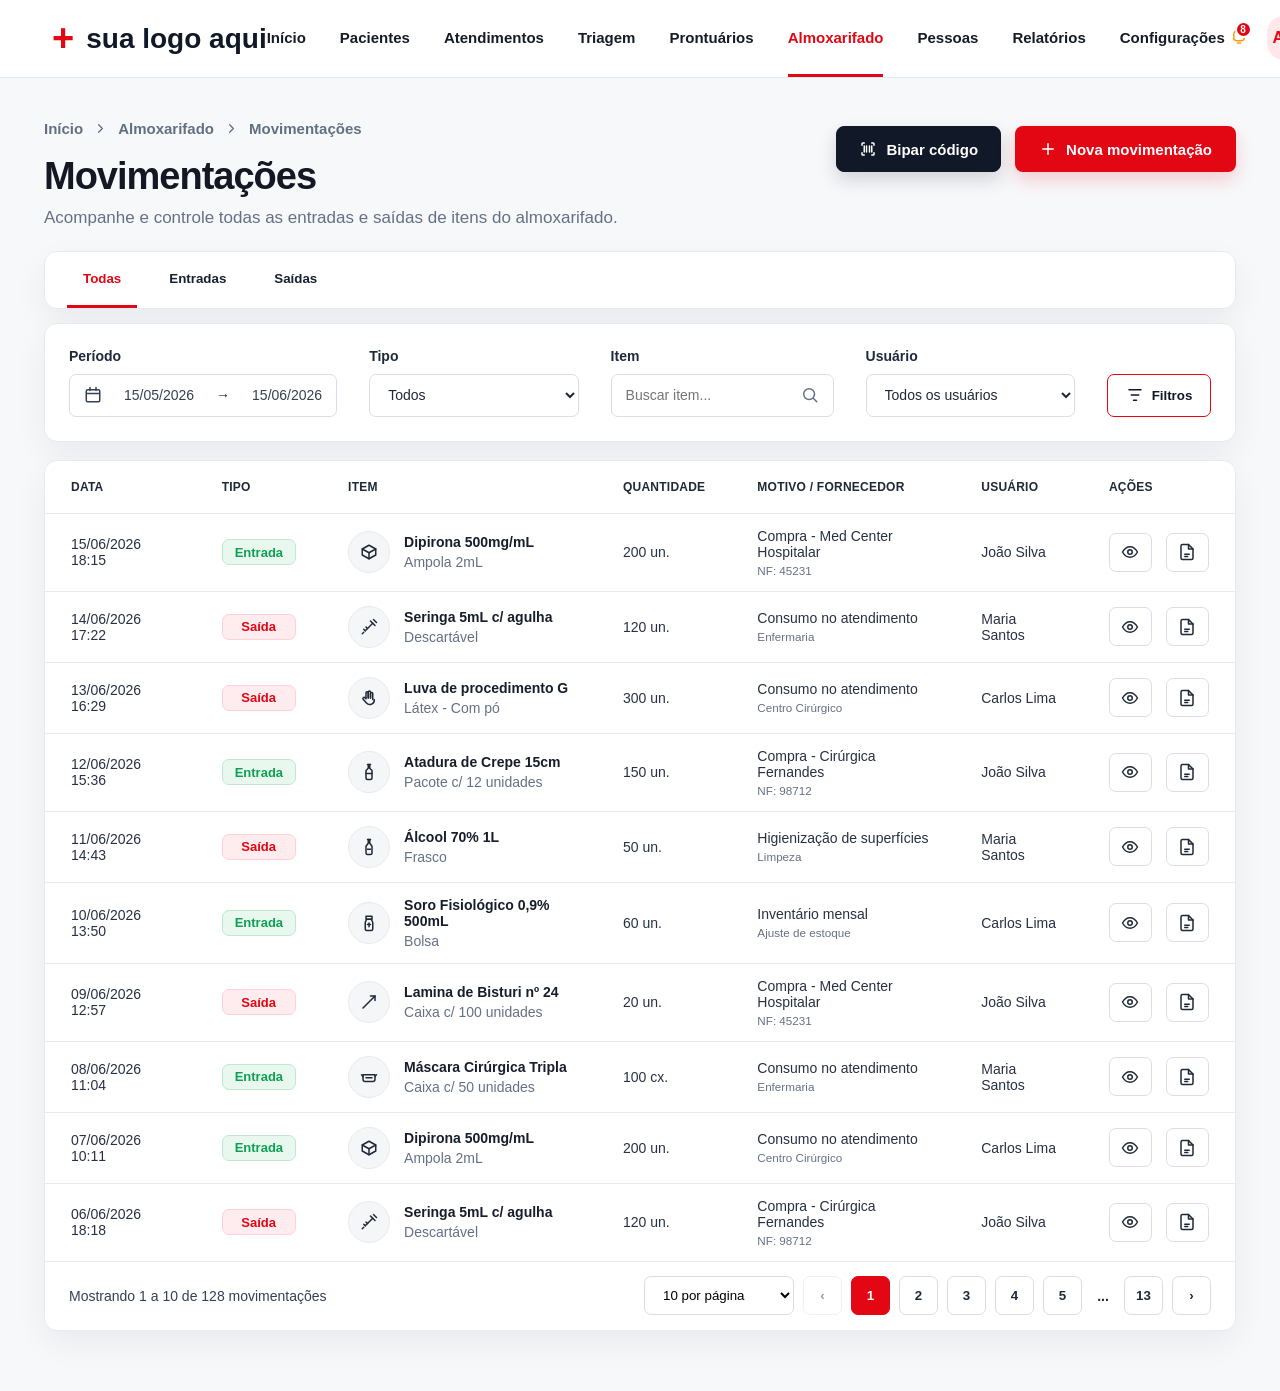
<file: Pages/almoxarifado.html>
<!DOCTYPE html>
<html lang="pt-BR">
<head>
  <meta charset="UTF-8" />
  <meta name="viewport" content="width=device-width, initial-scale=1.0" />

  <title>Almoxarifado | Movimentações</title>

  <link rel="stylesheet" href="../css/almoxarifado.css" />
</head>

<body>
  <header class="topbar">
    <div class="brand">
      <span class="brand-plus">+</span>
      <span>sua logo aqui</span>
    </div>

    <nav class="menu">
      <a href="home-page.html">Início</a>
      <a href="recepção.html">Pacientes</a>
      <a href="lista-de-espera.html">Atendimentos</a>
      <a href="triagem.html">Triagem</a>
      <a href="prontuario-medico.html">Prontuários</a>
      <a href="almoxarifado.html" class="active">Almoxarifado</a>
      <a href="#">Pessoas</a>
      <a href="#">Relatórios</a>
      <a href="#">Configurações</a>
    </nav>

    <div class="profile">
      <button class="bell" type="button">
        <span class="badge">8</span>

        <svg viewBox="0 0 24 24">
          <path d="M15 17H9a4 4 0 0 1-4-4V9a7 7 0 0 1 14 0v4a4 4 0 0 1-4 4Z"/>
          <path d="M10 20h4"/>
        </svg>
      </button>

      <div class="avatar">AS</div>

      <div class="profile-info">
        <strong>Olá, Dra. Ana Silva</strong>
        <span>Administrador</span>
      </div>

      <svg class="chevron" viewBox="0 0 24 24">
        <path d="m7 10 5 5 5-5"/>
      </svg>
    </div>
  </header>

  <main class="page">
    <section class="hero">
      <div class="hero-text">
        <div class="breadcrumb">
          <span>Início</span>

          <svg viewBox="0 0 24 24">
            <path d="m9 18 6-6-6-6"/>
          </svg>

          <span>Almoxarifado</span>

          <svg viewBox="0 0 24 24">
            <path d="m9 18 6-6-6-6"/>
          </svg>

          <span>Movimentações</span>
        </div>

        <h1>Movimentações</h1>
        <p>Acompanhe e controle todas as entradas e saídas de itens do almoxarifado.</p>
      </div>

      <div class="hero-actions">
        <a href="./bipagem.html" class="btn-scan">
          <svg viewBox="0 0 24 24">
            <path d="M4 7V5a1 1 0 0 1 1-1h2"/>
            <path d="M17 4h2a1 1 0 0 1 1 1v2"/>
            <path d="M20 17v2a1 1 0 0 1-1 1h-2"/>
            <path d="M7 20H5a1 1 0 0 1-1-1v-2"/>
            <path d="M7 8v8"/>
            <path d="M10 8v8"/>
            <path d="M14 8v8"/>
            <path d="M17 8v8"/>
          </svg>

          Bipar código
        </a>

        <button class="btn-primary" type="button" id="openMovement">
          <svg viewBox="0 0 24 24">
            <path d="M12 5v14M5 12h14"/>
          </svg>

          Nova movimentação
        </button>
      </div>
    </section>

    <section class="tabs-card">
      <button class="tab active" data-type="todas" type="button">Todas</button>
      <button class="tab" data-type="entrada" type="button">Entradas</button>
      <button class="tab" data-type="saida" type="button">Saídas</button>
    </section>

    <section class="filters-card">
      <div class="field">
        <label>Período</label>

        <div class="date-box">
          <svg viewBox="0 0 24 24">
            <path d="M8 2v4M16 2v4M3 10h18M5 5h14a2 2 0 0 1 2 2v12a2 2 0 0 1-2 2H5a2 2 0 0 1-2-2V7a2 2 0 0 1 2-2Z"/>
          </svg>

          <span>15/05/2026</span>
          <span class="arrow">→</span>
          <span>15/06/2026</span>
        </div>
      </div>

      <div class="field">
        <label>Tipo</label>

        <select id="typeFilter">
          <option value="todas">Todos</option>
          <option value="entrada">Entrada</option>
          <option value="saida">Saída</option>
        </select>
      </div>

      <div class="field">
        <label>Item</label>

        <div class="search-box">
          <input id="searchInput" type="text" placeholder="Buscar item..." />

          <svg viewBox="0 0 24 24">
            <path d="m21 21-4.3-4.3M10.8 18a7.2 7.2 0 1 1 0-14.4 7.2 7.2 0 0 1 0 14.4Z"/>
          </svg>
        </div>
      </div>

      <div class="field">
        <label>Usuário</label>

        <select id="userFilter">
          <option value="todos">Todos os usuários</option>
          <option value="joao silva">João Silva</option>
          <option value="maria santos">Maria Santos</option>
          <option value="carlos lima">Carlos Lima</option>
        </select>
      </div>

      <button class="btn-filter" type="button" id="clearFilters">
        <svg viewBox="0 0 24 24">
          <path d="M4 5h16M7 12h10M10 19h4"/>
        </svg>

        Filtros
      </button>
    </section>

    <section class="table-card">
      <div class="table-wrap">
        <table>
          <thead>
            <tr>
              <th>Data</th>
              <th>Tipo</th>
              <th>Item</th>
              <th>Quantidade</th>
              <th>Motivo / Fornecedor</th>
              <th>Usuário</th>
              <th>Ações</th>
            </tr>
          </thead>

          <tbody id="movementTable"></tbody>
        </table>
      </div>

      <footer class="table-footer">
        <span id="paginationInfo">Mostrando 1 a 8 de 128 movimentações</span>

        <div class="pagination-area">
          <select id="pageSize">
            <option value="8">8 por página</option>
            <option value="10" selected>10 por página</option>
            <option value="20">20 por página</option>
            <option value="50">50 por página</option>
          </select>

          <button class="page-btn" id="prevPage" type="button">‹</button>

          <div id="pageNumbers" class="page-numbers"></div>

          <button class="page-btn" id="nextPage" type="button">›</button>
        </div>
      </footer>
    </section>
  </main>

  <div class="modal-backdrop" id="modalBackdrop">
    <div class="modal">
      <div class="modal-header">
        <div>
          <h2>Nova movimentação</h2>
          <p>Registre uma entrada ou saída no almoxarifado.</p>
        </div>

        <button type="button" class="modal-close" id="closeMovement">×</button>
      </div>

      <form id="movementForm" class="modal-form">
        <label>
          Tipo

          <select id="newType" required>
            <option value="entrada">Entrada</option>
            <option value="saida">Saída</option>
          </select>
        </label>

        <label>
          Item

          <input id="newItem" type="text" placeholder="Ex: Dipirona 500mg/mL" required />
        </label>

        <label>
          Descrição

          <input id="newDesc" type="text" placeholder="Ex: Ampola 2mL" required />
        </label>

        <label>
          Quantidade

          <input id="newQty" type="number" min="1" placeholder="Ex: 200" required />
        </label>

        <label>
          Motivo / Fornecedor

          <input id="newReason" type="text" placeholder="Ex: Compra - Med Center Hospitalar" required />
        </label>

        <label>
          Usuário

          <select id="newUser" required>
            <option value="João Silva">João Silva</option>
            <option value="Maria Santos">Maria Santos</option>
            <option value="Carlos Lima">Carlos Lima</option>
          </select>
        </label>

        <button class="btn-primary full" type="submit">Salvar movimentação</button>
      </form>
    </div>
  </div>  <script src="../js/fluxo-hospital.js"></script>

  <script src="../js/almoxarifado.js"></script>
</body>
</html>
</file>
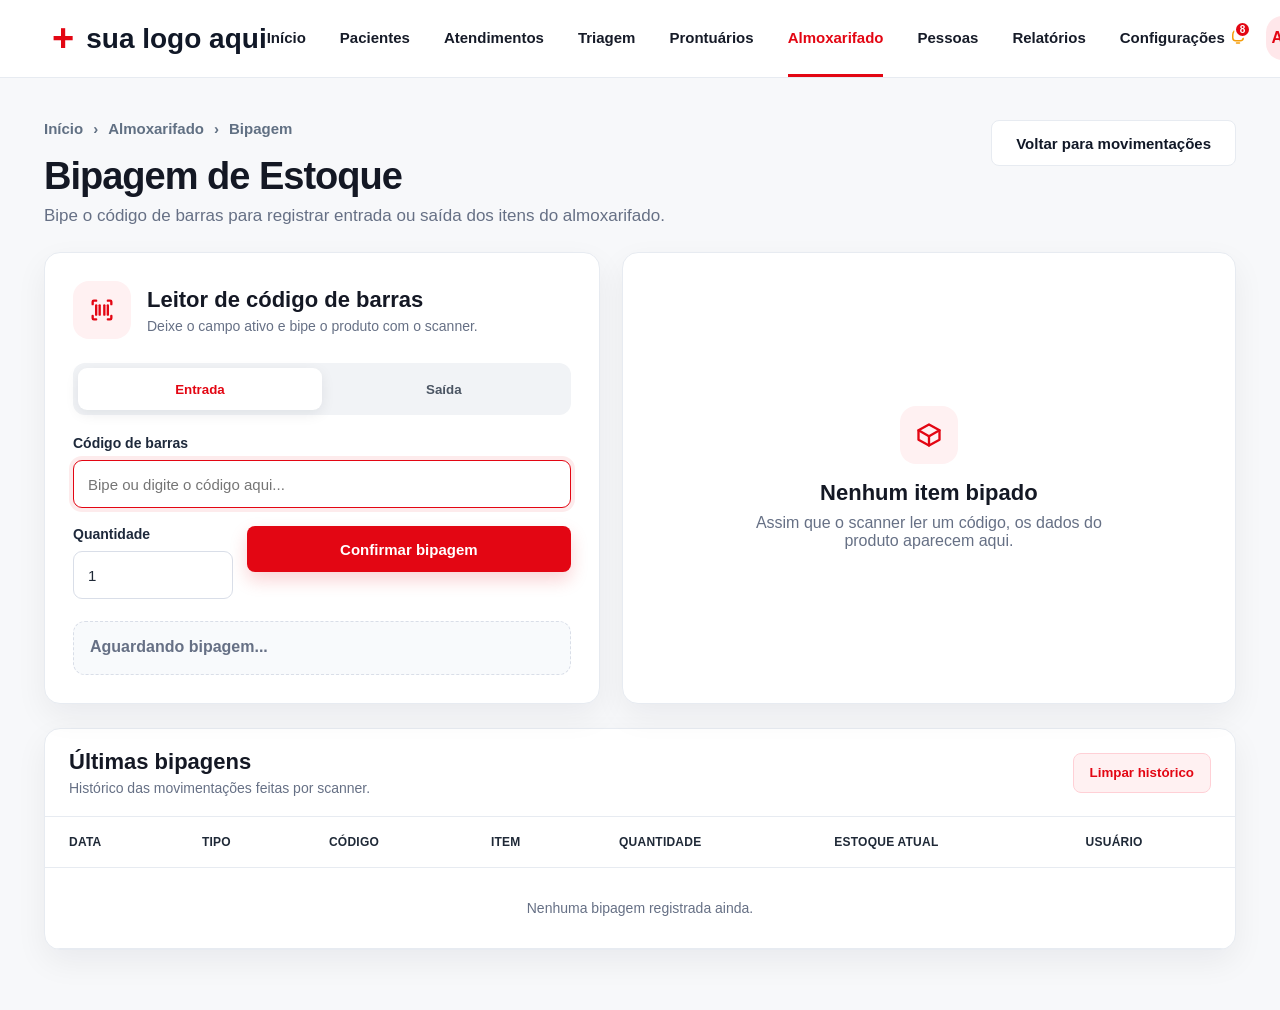
<file: Pages/bipagem.html>
<!DOCTYPE html>
<html lang="pt-BR">
<head>
  <meta charset="UTF-8" />
  <meta name="viewport" content="width=device-width, initial-scale=1.0" />

  <title>Bipagem | Almoxarifado</title>

  <link rel="stylesheet" href="../css/bipagem.css" />
</head>

<body>
  <header class="topbar">
    <div class="brand">
      <span class="brand-plus">+</span>
      <span>sua logo aqui</span>
    </div>

    <nav class="menu">
      <a href="home-page.html">Início</a>
      <a href="recepção.html">Pacientes</a>
      <a href="lista-de-espera.html">Atendimentos</a>
      <a href="triagem.html">Triagem</a>
      <a href="prontuario-medico.html">Prontuários</a>
      <a href="almoxarifado.html" class="active">Almoxarifado</a>
      <a href="#">Pessoas</a>
      <a href="#">Relatórios</a>
      <a href="#">Configurações</a>
    </nav>

    <div class="profile">
      <button class="bell" type="button">
        <span class="badge">8</span>
        <svg viewBox="0 0 24 24">
          <path d="M15 17H9a4 4 0 0 1-4-4V9a7 7 0 0 1 14 0v4a4 4 0 0 1-4 4Z"/>
          <path d="M10 20h4"/>
        </svg>
      </button>

      <div class="avatar">AS</div>

      <div class="profile-info">
        <strong>Olá, Dra. Ana Silva</strong>
        <span>Administrador</span>
      </div>
    </div>
  </header>

  <main class="page">
    <section class="hero">
      <div>
        <div class="breadcrumb">
          <span>Início</span>
          <span>›</span>
          <span>Almoxarifado</span>
          <span>›</span>
          <span>Bipagem</span>
        </div>

        <h1>Bipagem de Estoque</h1>
        <p>Bipe o código de barras para registrar entrada ou saída dos itens do almoxarifado.</p>
      </div>

      <a href="./almoxarifado.html" class="btn-secondary">
        Voltar para movimentações
      </a>
    </section>

    <section class="scanner-layout">
      <div class="scanner-card">
        <div class="scanner-header">
          <div class="scanner-icon">
            <svg viewBox="0 0 24 24">
              <path d="M4 7V5a1 1 0 0 1 1-1h2"/>
              <path d="M17 4h2a1 1 0 0 1 1 1v2"/>
              <path d="M20 17v2a1 1 0 0 1-1 1h-2"/>
              <path d="M7 20H5a1 1 0 0 1-1-1v-2"/>
              <path d="M7 8v8"/>
              <path d="M10 8v8"/>
              <path d="M14 8v8"/>
              <path d="M17 8v8"/>
            </svg>
          </div>

          <div>
            <h2>Leitor de código de barras</h2>
            <p>Deixe o campo ativo e bipe o produto com o scanner.</p>
          </div>
        </div>

        <div class="operation-box">
          <button class="operation active" data-operation="entrada" type="button">
            Entrada
          </button>

          <button class="operation" data-operation="saida" type="button">
            Saída
          </button>
        </div>

        <label class="field">
          Código de barras
          <input 
            id="barcodeInput" 
            type="text" 
            placeholder="Bipe ou digite o código aqui..." 
            autocomplete="off"
            autofocus
          />
        </label>

        <div class="quantity-row">
          <label class="field">
            Quantidade
            <input id="quantityInput" type="number" min="1" value="1" />
          </label>

          <button class="btn-primary" id="confirmScan" type="button">
            Confirmar bipagem
          </button>
        </div>

        <div class="scanner-status" id="scannerStatus">
          Aguardando bipagem...
        </div>
      </div>

      <div class="item-card" id="itemCard">
        <div class="empty-state">
          <div class="empty-icon">
            <svg viewBox="0 0 24 24">
              <path d="M21 8 12 3 3 8l9 5 9-5Z"/>
              <path d="M3 8v8l9 5 9-5V8"/>
              <path d="M12 13v8"/>
            </svg>
          </div>

          <h3>Nenhum item bipado</h3>
          <p>Assim que o scanner ler um código, os dados do produto aparecem aqui.</p>
        </div>
      </div>
    </section>

    <section class="table-card">
      <div class="table-header">
        <div>
          <h2>Últimas bipagens</h2>
          <p>Histórico das movimentações feitas por scanner.</p>
        </div>

        <button class="btn-danger-soft" id="clearHistory" type="button">
          Limpar histórico
        </button>
      </div>

      <div class="table-wrap">
        <table>
          <thead>
            <tr>
              <th>Data</th>
              <th>Tipo</th>
              <th>Código</th>
              <th>Item</th>
              <th>Quantidade</th>
              <th>Estoque atual</th>
              <th>Usuário</th>
            </tr>
          </thead>

          <tbody id="historyTable"></tbody>
        </table>
      </div>
    </section>
  </main>  <script src="../js/fluxo-hospital.js"></script>

  <script src="../js/bipagem.js"></script>
</body>
</html>
</file>
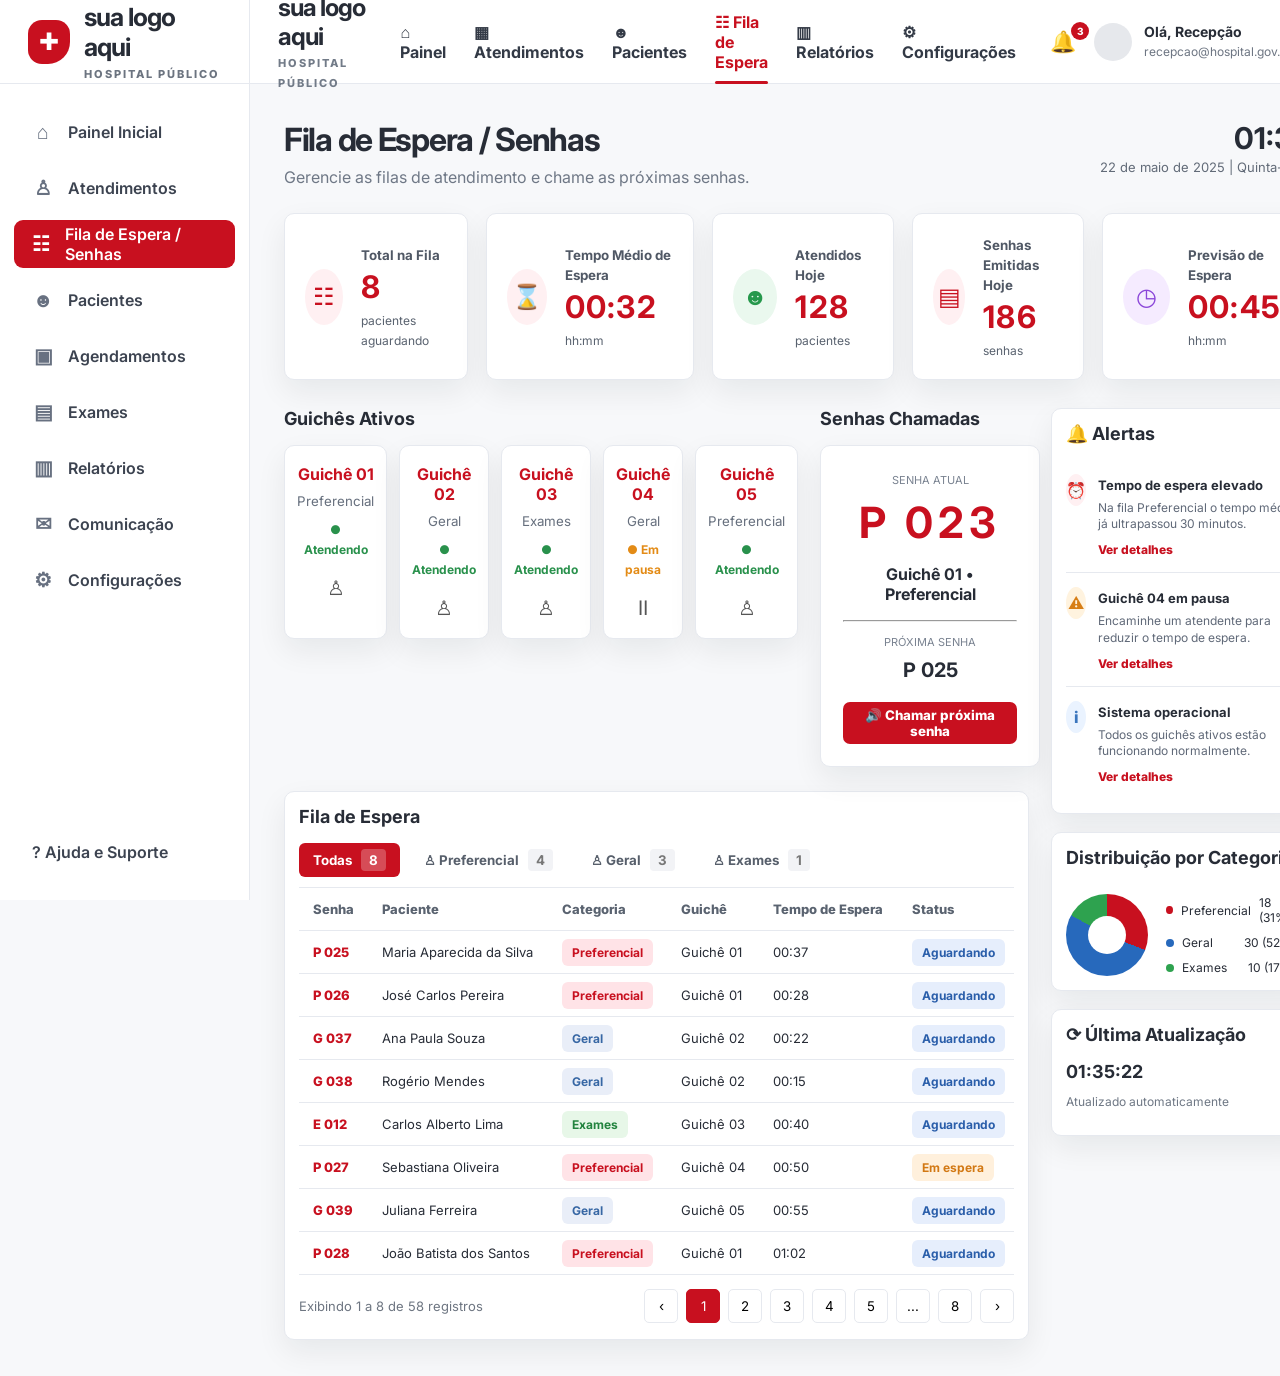
<file: Pages/fila-de-espera.html>
<!doctype html>
<html lang="pt-BR">
<head><meta charset="utf-8"><meta name="viewport" content="width=device-width, initial-scale=1"><title>Fila de Espera</title><meta http-equiv="refresh" content="0; url=lista-de-espera.html"></head>
<body><script>location.href='lista-de-espera.html';</script><a href="lista-de-espera.html">Abrir Fila de Espera</a></body>
</html>
</file>
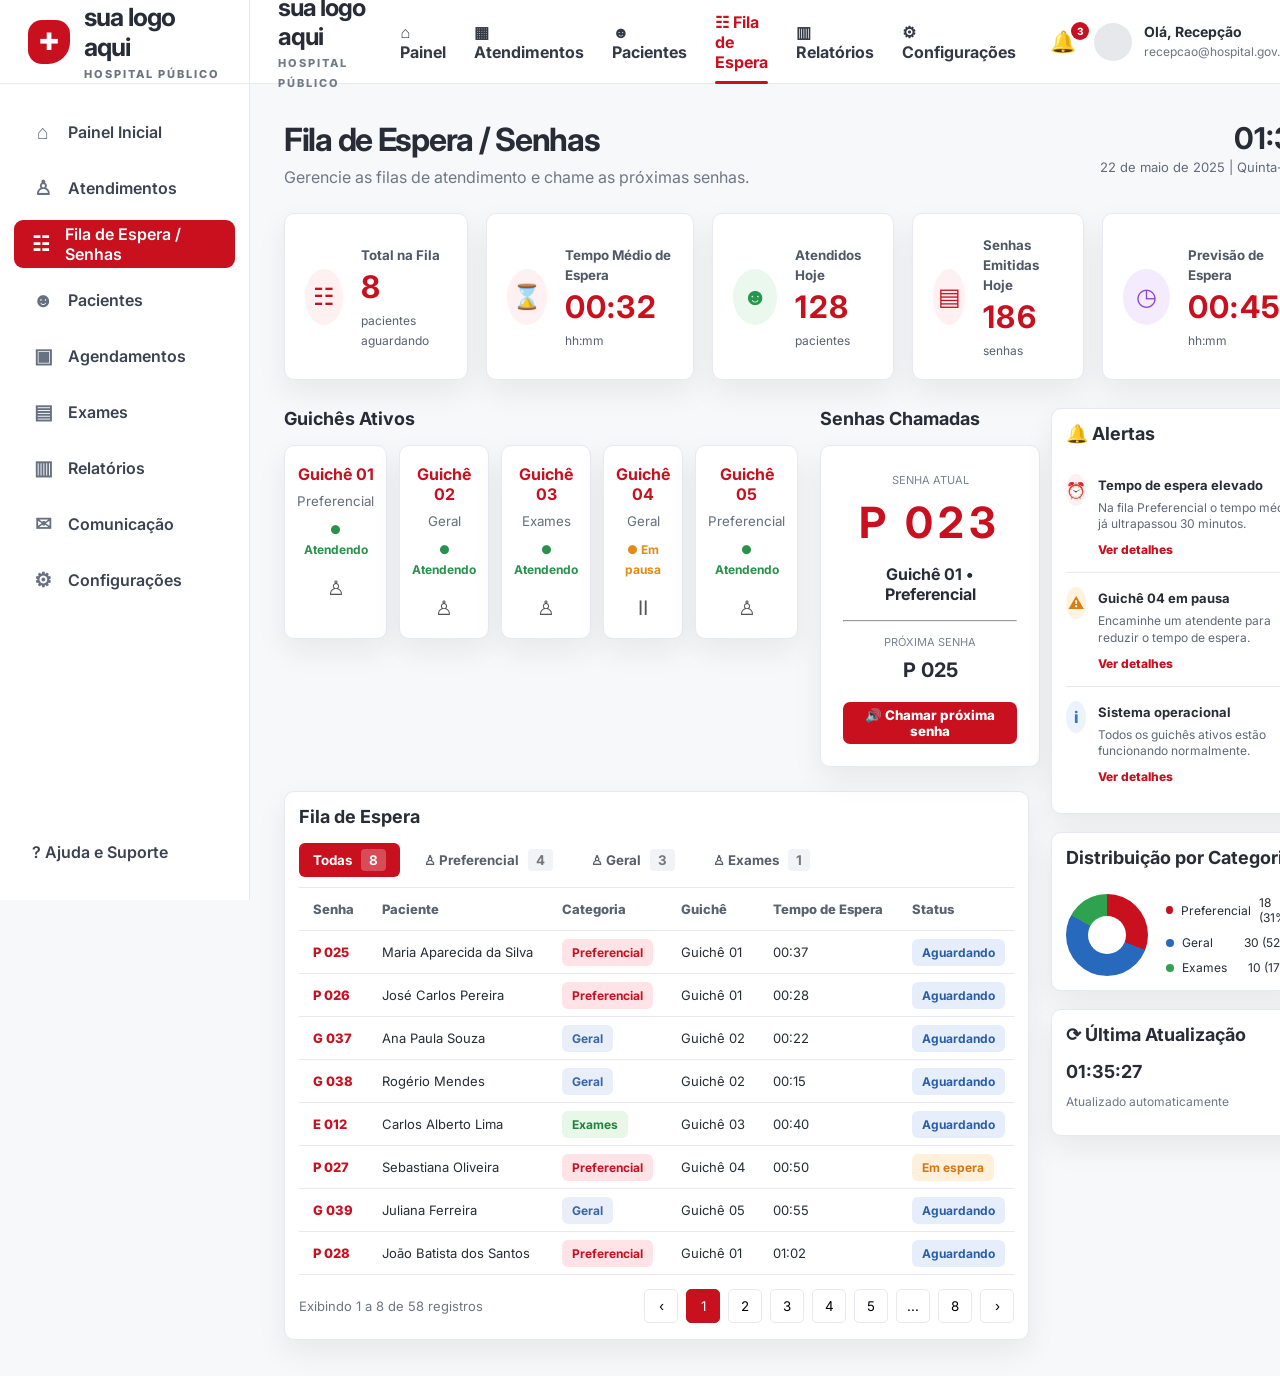
<file: Pages/lista-de-espera.html>
<!doctype html>
<html lang="pt-BR">
<head>
  <meta charset="UTF-8" />
  <meta name="viewport" content="width=device-width, initial-scale=1.0" />
  <title>Recepção | Fila de Espera / Senhas</title>
  <link rel="preconnect" href="https://fonts.googleapis.com">
  <link rel="preconnect" href="https://fonts.gstatic.com" crossorigin>
  <link href="https://fonts.googleapis.com/css2?family=Inter:wght@400;500;600;700;800&display=swap" rel="stylesheet">
  <link rel="stylesheet" href="../css/lista-de-espera.css" />
</head>
<body>
  <div class="app-shell">
    <aside class="sidebar">
      <div class="brand-block"><div class="heart-logo">✚</div><div><strong>sua logo aqui</strong><span>Hospital Público</span></div></div>
      <nav class="side-nav">
        <a href="#"><span>⌂</span>Painel Inicial</a>
        <a href="#"><span>♙</span>Atendimentos</a>
        <a class="active" href="#"><span>☷</span>Fila de Espera / Senhas</a>
        <a href="#"><span>☻</span>Pacientes</a>
        <a href="#"><span>▣</span>Agendamentos</a>
        <a href="#"><span>▤</span>Exames</a>
        <a href="#"><span>▥</span>Relatórios</a>
        <a href="#"><span>✉</span>Comunicação</a>
        <a href="#"><span>⚙</span>Configurações</a>
      </nav>
      <a class="help-link" href="#">? Ajuda e Suporte</a>
    </aside>

    <main class="main-content">
      <header class="topbar">
        <div class="top-logo"><strong>sua logo aqui</strong><span>HOSPITAL PÚBLICO</span></div>
        <nav class="top-nav">
          <a href="#">⌂ Painel</a>
          <a href="#">▦ Atendimentos</a>
          <a href="#">☻ Pacientes</a>
          <a class="active" href="#">☷ Fila de Espera</a>
          <a href="#">▥ Relatórios</a>
          <a href="#">⚙ Configurações</a>
        </nav>
        <div class="user-area"><button class="notify">🔔<em>3</em></button><div class="avatar"></div><div><strong>Olá, Recepção</strong><span>recepcao@hospital.gov.br</span></div><b>⌄</b></div>
      </header>

      <section class="page-area">
        <div class="page-head">
          <div><h1>Fila de Espera / Senhas</h1><p>Gerencie as filas de atendimento e chame as próximas senhas.</p></div>
          <div class="clock-box"><strong id="horaTela">10:24</strong><span>22 de maio de 2025 | Quinta-feira</span></div>
        </div>

        <div class="metrics">
          <article class="metric"><span class="bubble red">☷</span><div><small>Total na Fila</small><strong id="totalFila">58</strong><em>pacientes aguardando</em></div></article>
          <article class="metric"><span class="bubble red">⌛</span><div><small>Tempo Médio de Espera</small><strong>00:32</strong><em>hh:mm</em></div></article>
          <article class="metric"><span class="bubble green">☻</span><div><small>Atendidos Hoje</small><strong>128</strong><em>pacientes</em></div></article>
          <article class="metric"><span class="bubble red">▤</span><div><small>Senhas Emitidas Hoje</small><strong id="senhasEmitidas">186</strong><em>senhas</em></div></article>
          <article class="metric"><span class="bubble purple">◷</span><div><small>Previsão de Espera</small><strong>00:45</strong><em>hh:mm</em></div></article>
        </div>

        <div class="dashboard-grid">
          <section class="main-column">
            <div class="counter-row">
              <div>
                <h2>Guichês Ativos</h2>
                <div class="guiche-grid">
                  <article class="guiche"><strong>Guichê 01</strong><small>Preferencial</small><span class="ok">● Atendendo</span><i>♙</i></article>
                  <article class="guiche"><strong>Guichê 02</strong><small>Geral</small><span class="ok">● Atendendo</span><i>♙</i></article>
                  <article class="guiche"><strong>Guichê 03</strong><small>Exames</small><span class="ok">● Atendendo</span><i>♙</i></article>
                  <article class="guiche paused"><strong>Guichê 04</strong><small>Geral</small><span>● Em pausa</span><i>Ⅱ</i></article>
                  <article class="guiche"><strong>Guichê 05</strong><small>Preferencial</small><span class="ok">● Atendendo</span><i>♙</i></article>
                </div>
              </div>

              <article class="called-card">
                <h2>Senhas Chamadas</h2>
                <div class="called-box">
                  <small>SENHA ATUAL</small>
                  <strong id="senhaAtual">P 023</strong>
                  <p>Guichê 01 • Preferencial</p>
                  <hr>
                  <small>PRÓXIMA SENHA</small>
                  <b id="proximaSenha">P 025</b>
                  <button id="btnChamar" type="button">🔊 Chamar próxima senha</button>
                </div>
              </article>
            </div>

            <section class="queue-card">
              <h2>Fila de Espera</h2>
              <div class="tabs">
                <button class="active" data-filter="todas">Todas <span>8</span></button>
                <button data-filter="Preferencial">♙ Preferencial <span>4</span></button>
                <button data-filter="Geral">♙ Geral <span>3</span></button>
                <button data-filter="Exames">♙ Exames <span>1</span></button>
              </div>
              <div class="table-wrap">
                <table>
                  <thead><tr><th>Senha</th><th>Paciente</th><th>Categoria</th><th>Guichê</th><th>Tempo de Espera</th><th>Status</th><th></th></tr></thead>
                  <tbody id="queueBody">
                    <tr data-cat="Preferencial"><td class="ticket">P 025</td><td>Maria Aparecida da Silva</td><td><span class="tag red">Preferencial</span></td><td>Guichê 01</td><td>00:37</td><td><span class="tag blue">Aguardando</span></td><td>♙</td></tr>
                    <tr data-cat="Preferencial"><td class="ticket">P 026</td><td>José Carlos Pereira</td><td><span class="tag red">Preferencial</span></td><td>Guichê 01</td><td>00:28</td><td><span class="tag blue">Aguardando</span></td><td>♙</td></tr>
                    <tr data-cat="Geral"><td class="ticket">G 037</td><td>Ana Paula Souza</td><td><span class="tag gray">Geral</span></td><td>Guichê 02</td><td>00:22</td><td><span class="tag blue">Aguardando</span></td><td>♙</td></tr>
                    <tr data-cat="Geral"><td class="ticket">G 038</td><td>Rogério Mendes</td><td><span class="tag gray">Geral</span></td><td>Guichê 02</td><td>00:15</td><td><span class="tag blue">Aguardando</span></td><td>♙</td></tr>
                    <tr data-cat="Exames"><td class="ticket">E 012</td><td>Carlos Alberto Lima</td><td><span class="tag green">Exames</span></td><td>Guichê 03</td><td>00:40</td><td><span class="tag blue">Aguardando</span></td><td>♙</td></tr>
                    <tr data-cat="Preferencial"><td class="ticket">P 027</td><td>Sebastiana Oliveira</td><td><span class="tag red">Preferencial</span></td><td>Guichê 04</td><td>00:50</td><td><span class="tag orange">Em espera</span></td><td>Ⅱ</td></tr>
                    <tr data-cat="Geral"><td class="ticket">G 039</td><td>Juliana Ferreira</td><td><span class="tag gray">Geral</span></td><td>Guichê 05</td><td>00:55</td><td><span class="tag blue">Aguardando</span></td><td>♙</td></tr>
                    <tr data-cat="Preferencial"><td class="ticket">P 028</td><td>João Batista dos Santos</td><td><span class="tag red">Preferencial</span></td><td>Guichê 01</td><td>01:02</td><td><span class="tag blue">Aguardando</span></td><td>♙</td></tr>
                  </tbody>
                </table>
              </div>
              <div class="table-footer"><span>Exibindo 1 a 8 de 58 registros</span><div class="pages"><button>‹</button><button class="active">1</button><button>2</button><button>3</button><button>4</button><button>5</button><button>...</button><button>8</button><button>›</button></div></div>
            </section>
          </section>

          <aside class="right-column">
            <section class="card alert-card"><h2>🔔 Alertas</h2><div class="alert"><span>⏰</span><div><strong>Tempo de espera elevado</strong><p>Na fila Preferencial o tempo médio já ultrapassou 30 minutos.</p><a>Ver detalhes</a></div></div><div class="alert"><span class="warn">⚠</span><div><strong>Guichê 04 em pausa</strong><p>Encaminhe um atendente para reduzir o tempo de espera.</p><a>Ver detalhes</a></div></div><div class="alert"><span class="info">i</span><div><strong>Sistema operacional</strong><p>Todos os guichês ativos estão funcionando normalmente.</p><a>Ver detalhes</a></div></div></section>
            <section class="card chart-card"><h2>Distribuição por Categoria</h2><div class="donut"></div><ul><li><b class="red-dot"></b>Preferencial <span>18 (31%)</span></li><li><b class="blue-dot"></b>Geral <span>30 (52%)</span></li><li><b class="green-dot"></b>Exames <span>10 (17%)</span></li></ul></section>
            <section class="card update-card"><h2>⟳ Última Atualização</h2><strong id="lastUpdate">10:24:30</strong><p>Atualizado automaticamente</p></section>
          </aside>
        </div>
      </section>
    </main>
  </div>
  <div class="toast" id="toast"></div>  <script src="../js/fluxo-hospital.js"></script>
  <script src="../js/lista-de-espera.js"></script>
</body>
</html>
</file>
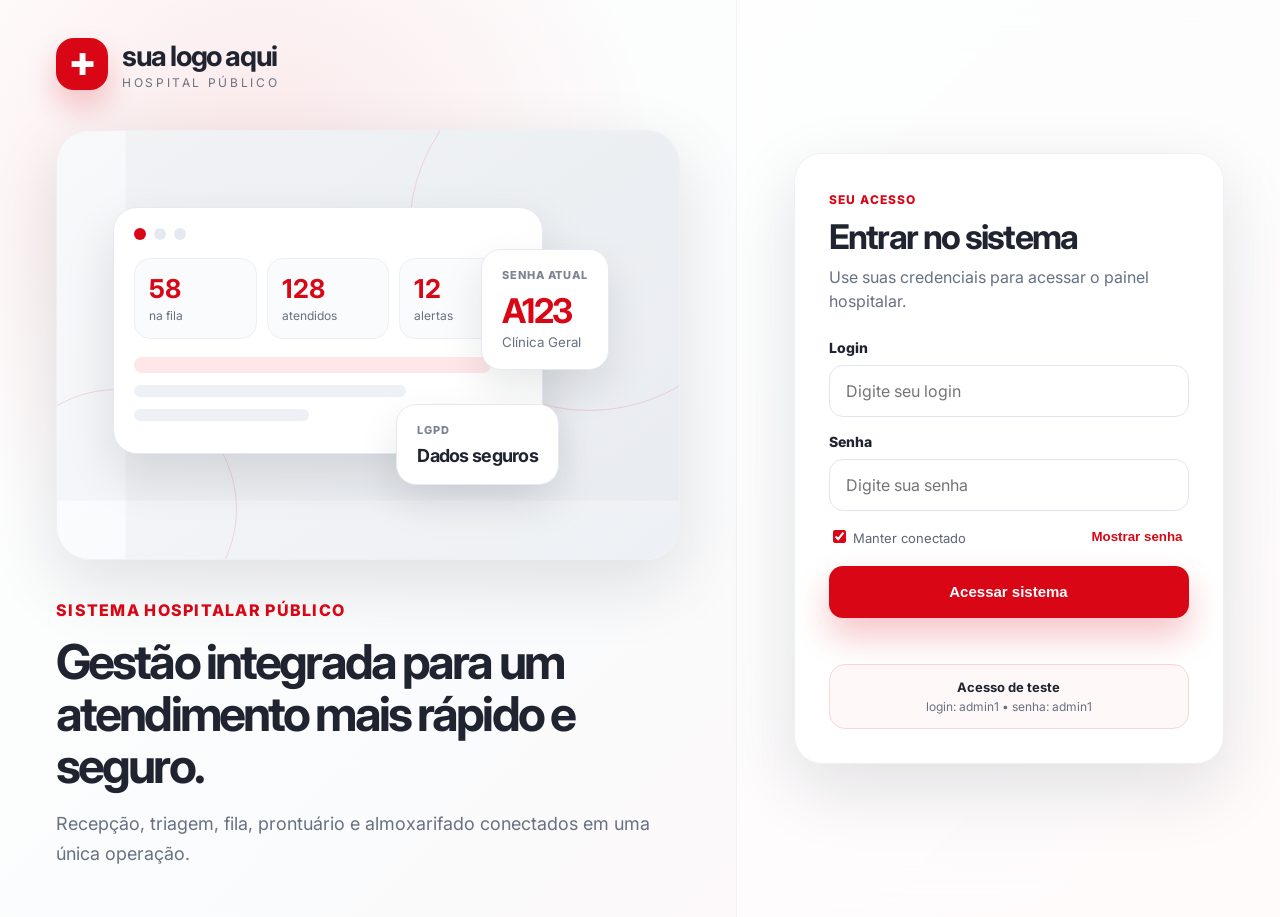
<file: Pages/login.html>
<!doctype html>
<html lang="pt-BR">
<head>
  <meta charset="utf-8">
  <meta name="viewport" content="width=device-width, initial-scale=1">
  <title>Acesso | Sistema Hospitalar Público</title>

  <link rel="stylesheet" href="../css/login.css">

  <link rel="preconnect" href="https://fonts.googleapis.com">
  <link rel="preconnect" href="https://fonts.gstatic.com" crossorigin>
  <link href="https://fonts.googleapis.com/css2?family=Inter:wght@400;500;600;700;800&display=swap" rel="stylesheet">
</head>

<body>
  <main class="login-page">
    <section class="login-brand-area">
      <div class="brand-mark">
        <span>✚</span>
        <div>
          <strong>sua logo aqui</strong>
          <small>Hospital Público</small>
        </div>
      </div>

      <div class="login-hero-card">
        <div class="hero-grid"></div>
        <div class="hero-orbit one"></div>
        <div class="hero-orbit two"></div>

        <div class="system-preview">
          <div class="preview-top">
            <span></span>
            <span></span>
            <span></span>
          </div>

          <div class="preview-kpis">
            <div>
              <b>58</b>
              <small>na fila</small>
            </div>

            <div>
              <b>128</b>
              <small>atendidos</small>
            </div>

            <div>
              <b>12</b>
              <small>alertas</small>
            </div>
          </div>

          <div class="preview-line big"></div>
          <div class="preview-line"></div>
          <div class="preview-line short"></div>
        </div>

        <div class="floating-card queue-card">
          <span>Senha atual</span>
          <strong>A123</strong>
          <small>Clínica Geral</small>
        </div>

        <div class="floating-card secure-card">
          <span>LGPD</span>
          <strong>Dados seguros</strong>
        </div>
      </div>

      <div class="login-copy">
        <p class="eyebrow">Sistema Hospitalar Público</p>
        <h1>Gestão integrada para um atendimento mais rápido e seguro.</h1>
        <p>Recepção, triagem, fila, prontuário e almoxarifado conectados em uma única operação.</p>
      </div>
    </section>

    <section class="login-panel">
      <form class="login-card" id="loginForm">
        <div class="login-card-head">
          <span>Seu acesso</span>
          <h2>Entrar no sistema</h2>
          <p>Use suas credenciais para acessar o painel hospitalar.</p>
        </div>

        <label class="login-field" for="loginUsuario">
          <span>Login</span>
          <input
            id="loginUsuario"
            name="loginUsuario"
            type="text"
            placeholder="Digite seu login"
            autocomplete="username"
            required
          >
        </label>

        <label class="login-field" for="loginSenha">
          <span>Senha</span>
          <input
            id="loginSenha"
            name="loginSenha"
            type="password"
            placeholder="Digite sua senha"
            autocomplete="current-password"
            required
          >
        </label>

        <div class="login-options">
          <label for="manterConectado">
            <input id="manterConectado" type="checkbox" checked>
            Manter conectado
          </label>

          <button type="button" id="btnMostrarSenha">
            Mostrar senha
          </button>
        </div>

        <button class="login-button" type="submit">
          Acessar sistema
        </button>

        <p class="login-error" id="loginErro"></p>

        <div class="login-hint">
          <strong>Acesso de teste</strong>
          <span>login: admin1 • senha: admin1</span>
        </div>
      </form>
    </section>
  </main>

  <script src="../js/login.js"></script>
</body>
</html>
</file>
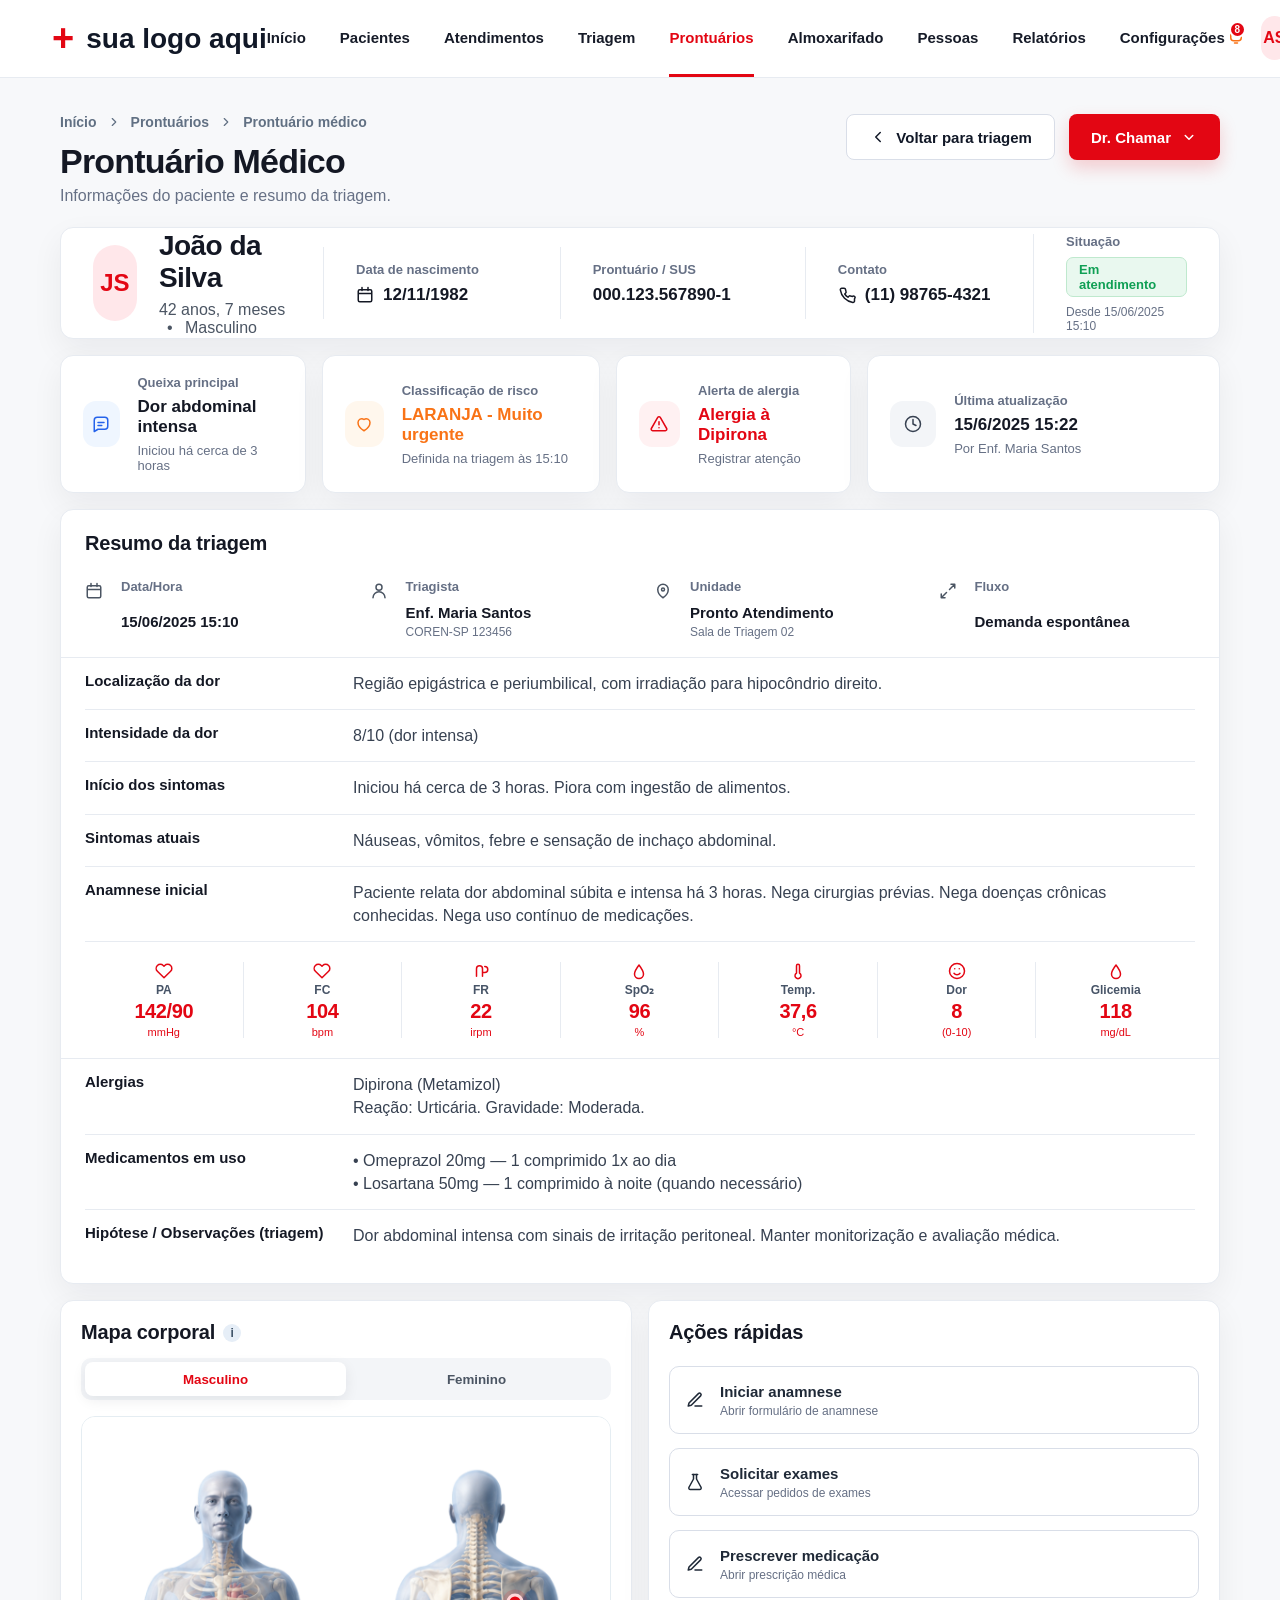
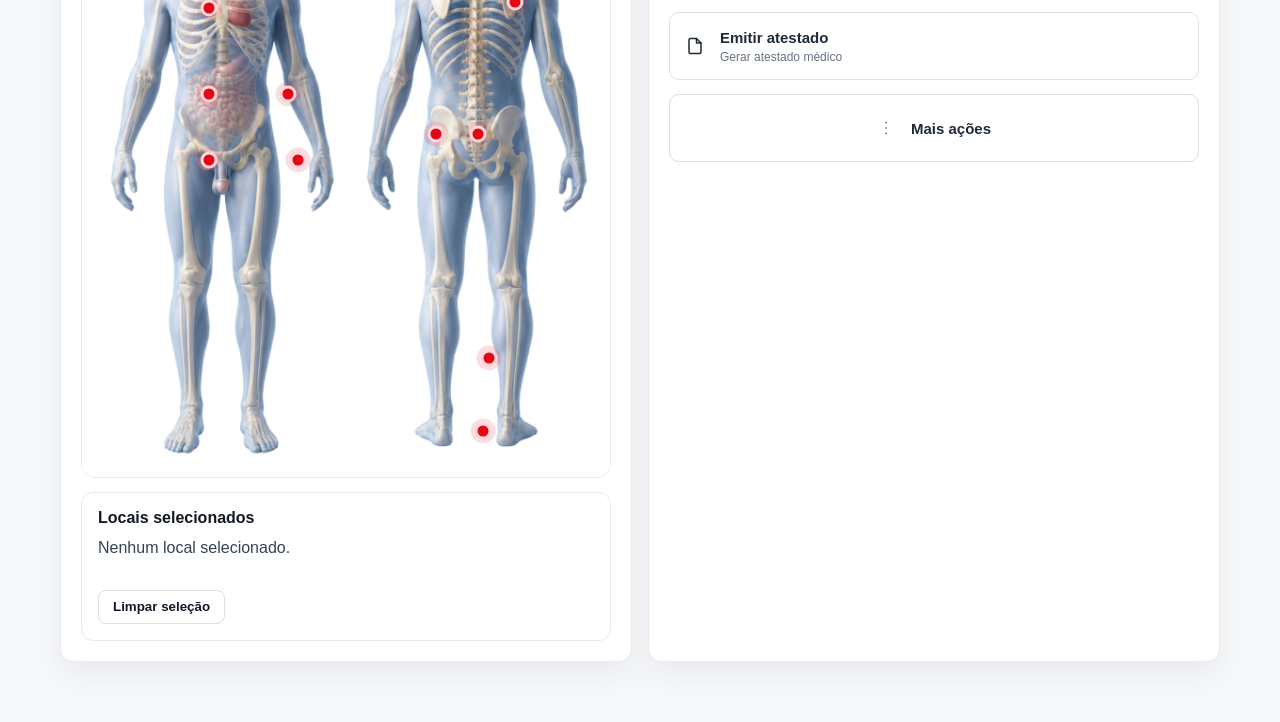
<file: Pages/prontuario-medico.html>
<!DOCTYPE html>
<html lang="pt-BR">
<head>
  <meta charset="UTF-8" />
  <meta name="viewport" content="width=device-width, initial-scale=1.0" />

  <title>Prontuário Médico</title>

  <link rel="stylesheet" href="../css/prontuario-medico.css" />
</head>

<body>
  <header class="topbar">
    <div class="brand">
      <span class="brand-plus">+</span>
      <span>sua logo aqui</span>
    </div>

    <nav class="menu">
      <a href="home-page.html">Início</a>
      <a href="recepção.html">Pacientes</a>
      <a href="lista-de-espera.html">Atendimentos</a>
      <a href="triagem.html">Triagem</a>
      <a href="#" class="active">Prontuários</a>
      <a href="almoxarifado.html">Almoxarifado</a>
      <a href="#">Pessoas</a>
      <a href="#">Relatórios</a>
      <a href="#">Configurações</a>
    </nav>

    <div class="profile">
      <button class="bell" type="button">
        <span class="badge">8</span>

        <svg viewBox="0 0 24 24">
          <path d="M15 17H9a4 4 0 0 1-4-4V9a7 7 0 0 1 14 0v4a4 4 0 0 1-4 4Z"/>
          <path d="M10 20h4"/>
        </svg>
      </button>

      <div class="avatar-small">AS</div>

      <div class="profile-info">
        <strong>Olá, Dra. Ana Silva</strong>
        <span>Médica</span>
      </div>

      <svg class="chevron" viewBox="0 0 24 24">
        <path d="m7 10 5 5 5-5"/>
      </svg>
    </div>
  </header>

  <main class="page">
    <section class="hero">
      <div>
        <div class="breadcrumb">
          <span>Início</span>
          <svg viewBox="0 0 24 24"><path d="m9 18 6-6-6-6"/></svg>
          <span>Prontuários</span>
          <svg viewBox="0 0 24 24"><path d="m9 18 6-6-6-6"/></svg>
          <span>Prontuário médico</span>
        </div>

        <h1>Prontuário Médico</h1>
        <p>Informações do paciente e resumo da triagem.</p>
      </div>

      <div class="hero-actions">
        <button class="btn-secondary" type="button">
          <svg viewBox="0 0 24 24"><path d="m15 18-6-6 6-6"/></svg>
          Voltar para triagem
        </button>

        <button class="btn-primary" type="button" id="btnDrChamar">
          Dr. Chamar
          <svg viewBox="0 0 24 24"><path d="m7 10 5 5 5-5"/></svg>
        </button>
      </div>
    </section>

    <section class="patient-card">
      <div class="patient-main">
        <div class="avatar-big" id="patientInitials">JS</div>

        <div>
          <h2 id="patientName">João da Silva</h2>
          <p>
            <span id="patientAge">42 anos, 7 meses</span>
            <span class="dot">•</span>
            <span id="patientSex">Masculino</span>
          </p>
        </div>
      </div>

      <div class="patient-info">
        <span>Data de nascimento</span>
        <strong>
          <svg viewBox="0 0 24 24">
            <path d="M8 2v4M16 2v4M3 10h18M5 5h14a2 2 0 0 1 2 2v12a2 2 0 0 1-2 2H5a2 2 0 0 1-2-2V7a2 2 0 0 1 2-2Z"/>
          </svg>
          12/11/1982
        </strong>
      </div>

      <div class="patient-info">
        <span>Prontuário / SUS</span>
        <strong>000.123.567890-1</strong>
      </div>

      <div class="patient-info">
        <span>Contato</span>
        <strong>
          <svg viewBox="0 0 24 24">
            <path d="M22 16.92v3a2 2 0 0 1-2.18 2A19.8 19.8 0 0 1 3.09 5.18 2 2 0 0 1 5.11 3h3a2 2 0 0 1 2 1.72c.12.9.32 1.77.59 2.61a2 2 0 0 1-.45 2.11L9 10.69a16 16 0 0 0 4.31 4.31l1.25-1.25a2 2 0 0 1 2.11-.45c.84.27 1.71.47 2.61.59A2 2 0 0 1 22 16.92Z"/>
          </svg>
          (11) 98765-4321
        </strong>
      </div>

      <div class="patient-info">
        <span>Situação</span>
        <strong>
          <small class="tag-green">Em atendimento</small>
        </strong>
        <em>Desde 15/06/2025 15:10</em>
      </div>
    </section>

    <section class="alert-grid">
      <article class="mini-card">
        <div class="mini-icon blue">
          <svg viewBox="0 0 24 24">
            <path d="M21 15a4 4 0 0 1-4 4H8l-5 3V7a4 4 0 0 1 4-4h10a4 4 0 0 1 4 4Z"/>
            <path d="M8 10h8M8 14h5"/>
          </svg>
        </div>

        <div>
          <span>Queixa principal</span>
          <strong>Dor abdominal intensa</strong>
          <p>Iniciou há cerca de 3 horas</p>
        </div>
      </article>

      <article class="mini-card">
        <div class="mini-icon orange">
          <svg viewBox="0 0 24 24">
            <path d="M12 21s-8-4.5-8-11a5 5 0 0 1 8-4 5 5 0 0 1 8 4c0 6.5-8 11-8 11Z"/>
          </svg>
        </div>

        <div>
          <span>Classificação de risco</span>
          <strong class="orange-text">LARANJA - Muito urgente</strong>
          <p>Definida na triagem às 15:10</p>
        </div>
      </article>

      <article class="mini-card">
        <div class="mini-icon red">
          <svg viewBox="0 0 24 24">
            <path d="M10.3 3.3 1.8 18a2 2 0 0 0 1.7 3h17a2 2 0 0 0 1.7-3L13.7 3.3a2 2 0 0 0-3.4 0Z"/>
            <path d="M12 9v4M12 17h.01"/>
          </svg>
        </div>

        <div>
          <span>Alerta de alergia</span>
          <strong class="red-text">Alergia à Dipirona</strong>
          <p>Registrar atenção</p>
        </div>
      </article>

      <article class="mini-card">
        <div class="mini-icon gray">
          <svg viewBox="0 0 24 24">
            <circle cx="12" cy="12" r="10"/>
            <path d="M12 6v6l4 2"/>
          </svg>
        </div>

        <div>
          <span>Última atualização</span>
          <strong>15/6/2025 15:22</strong>
          <p>Por Enf. Maria Santos</p>
        </div>
      </article>
    </section>

    <section class="content-grid">
      <div class="left-column">
        <section class="summary-card">
          <h3>Resumo da triagem</h3>

          <div class="summary-top">
            <div class="summary-item">
              <svg viewBox="0 0 24 24">
                <path d="M8 2v4M16 2v4M3 10h18M5 5h14a2 2 0 0 1 2 2v12a2 2 0 0 1-2 2H5a2 2 0 0 1-2-2V7a2 2 0 0 1 2-2Z"/>
              </svg>
              <span>Data/Hora</span>
              <strong>15/06/2025 15:10</strong>
            </div>

            <div class="summary-item">
              <svg viewBox="0 0 24 24">
                <path d="M20 21a8 8 0 0 0-16 0"/>
                <circle cx="12" cy="7" r="4"/>
              </svg>
              <span>Triagista</span>
              <strong>Enf. Maria Santos</strong>
              <small>COREN-SP 123456</small>
            </div>

            <div class="summary-item">
              <svg viewBox="0 0 24 24">
                <path d="M12 21s7-4.5 7-11a7 7 0 1 0-14 0c0 6.5 7 11 7 11Z"/>
                <circle cx="12" cy="10" r="2"/>
              </svg>
              <span>Unidade</span>
              <strong>Pronto Atendimento</strong>
              <small>Sala de Triagem 02</small>
            </div>

            <div class="summary-item">
              <svg viewBox="0 0 24 24">
                <path d="M16 3h5v5M21 3l-7 7M8 21H3v-5M3 21l7-7"/>
              </svg>
              <span>Fluxo</span>
              <strong>Demanda espontânea</strong>
            </div>
          </div>

          <div class="summary-list">
            <div>
              <strong>Localização da dor</strong>
              <span>Região epigástrica e periumbilical, com irradiação para hipocôndrio direito.</span>
            </div>

            <div>
              <strong>Intensidade da dor</strong>
              <span>8/10 (dor intensa)</span>
            </div>

            <div>
              <strong>Início dos sintomas</strong>
              <span>Iniciou há cerca de 3 horas. Piora com ingestão de alimentos.</span>
            </div>

            <div>
              <strong>Sintomas atuais</strong>
              <span>Náuseas, vômitos, febre e sensação de inchaço abdominal.</span>
            </div>

            <div>
              <strong>Anamnese inicial</strong>
              <span>Paciente relata dor abdominal súbita e intensa há 3 horas. Nega cirurgias prévias. Nega doenças crônicas conhecidas. Nega uso contínuo de medicações.</span>
            </div>
          </div>

          <div class="vitals">
            <div>
              <svg viewBox="0 0 24 24">
                <path d="M20.8 4.6a5.5 5.5 0 0 0-7.8 0L12 5.6l-1-1a5.5 5.5 0 0 0-7.8 7.8l1 1L12 21l7.8-7.6 1-1a5.5 5.5 0 0 0 0-7.8Z"/>
              </svg>
              <span>PA</span>
              <strong>142/90</strong>
              <small>mmHg</small>
            </div>

            <div>
              <svg viewBox="0 0 24 24">
                <path d="M20.8 4.6a5.5 5.5 0 0 0-7.8 0L12 5.6l-1-1a5.5 5.5 0 0 0-7.8 7.8l1 1L12 21l7.8-7.6 1-1a5.5 5.5 0 0 0 0-7.8Z"/>
              </svg>
              <span>FC</span>
              <strong>104</strong>
              <small>bpm</small>
            </div>

            <div>
              <svg viewBox="0 0 24 24">
                <path d="M6 19V9a4 4 0 0 1 8 0v10M14 14h3a4 4 0 0 0 0-8"/>
              </svg>
              <span>FR</span>
              <strong>22</strong>
              <small>irpm</small>
            </div>

            <div>
              <svg viewBox="0 0 24 24">
                <path d="M12 22a6 6 0 0 0 6-6c0-4-6-12-6-12S6 12 6 16a6 6 0 0 0 6 6Z"/>
              </svg>
              <span>SpO₂</span>
              <strong>96</strong>
              <small>%</small>
            </div>

            <div>
              <svg viewBox="0 0 24 24">
                <path d="M14 14.76V5a2 2 0 1 0-4 0v9.76a4 4 0 1 0 4 0Z"/>
              </svg>
              <span>Temp.</span>
              <strong>37,6</strong>
              <small>°C</small>
            </div>

            <div>
              <svg viewBox="0 0 24 24">
                <circle cx="12" cy="12" r="10"/>
                <path d="M8 15s1.5 2 4 2 4-2 4-2M9 9h.01M15 9h.01"/>
              </svg>
              <span>Dor</span>
              <strong>8</strong>
              <small>(0-10)</small>
            </div>

            <div>
              <svg viewBox="0 0 24 24">
                <path d="M12 22a6 6 0 0 0 6-6c0-4-6-12-6-12S6 12 6 16a6 6 0 0 0 6 6Z"/>
              </svg>
              <span>Glicemia</span>
              <strong>118</strong>
              <small>mg/dL</small>
            </div>
          </div>

          <div class="clinical-lines">
            <div>
              <strong>Alergias</strong>
              <span>Dipirona (Metamizol)<br>Reação: Urticária. Gravidade: Moderada.</span>
            </div>

            <div>
              <strong>Medicamentos em uso</strong>
              <span>• Omeprazol 20mg — 1 comprimido 1x ao dia<br>• Losartana 50mg — 1 comprimido à noite (quando necessário)</span>
            </div>

            <div>
              <strong>Hipótese / Observações (triagem)</strong>
              <span>Dor abdominal intensa com sinais de irritação peritoneal. Manter monitorização e avaliação médica.</span>
            </div>
          </div>
        </section>
      </div>

      <aside class="right-column">
        <section class="body-card">
          <div class="card-title-row">
            <h3>Mapa corporal</h3>
            <span class="info-dot">i</span>
          </div>

          <div class="body-selector">
            <button class="gender-btn active" type="button" data-gender="male">Masculino</button>
            <button class="gender-btn" type="button" data-gender="female">Feminino</button>
          </div>

          <div class="body-image-box">
            <img
              id="bodyImage"
              src="../assets/mapa-masculino.png"
              alt="Mapa corporal masculino"
              class="body-image"
            />

            <button class="pain-btn male-point" type="button" data-name="Tórax masculino" style="left: 24%; top: 29%;"></button>
            <button class="pain-btn male-point" type="button" data-name="Abdômen masculino" style="left: 24%; top: 42%;"></button>
            <button class="pain-btn male-point" type="button" data-name="Região pélvica masculina" style="left: 24%; top: 52%;"></button>
            <button class="pain-btn male-point" type="button" data-name="Antebraço direito masculino" style="left: 39%; top: 42%;"></button>
            <button class="pain-btn male-point" type="button" data-name="Punho direito masculino" style="left: 41%; top: 52%;"></button>
            <button class="pain-btn male-point" type="button" data-name="Ombro direito masculino" style="left: 82%; top: 28%;"></button>
            <button class="pain-btn male-point" type="button" data-name="Lombar esquerda masculina" style="left: 67%; top: 48%;"></button>
            <button class="pain-btn male-point" type="button" data-name="Lombar direita masculina" style="left: 75%; top: 48%;"></button>
            <button class="pain-btn male-point" type="button" data-name="Panturrilha direita masculina" style="left: 77%; top: 82%;"></button>
            <button class="pain-btn male-point" type="button" data-name="Tornozelo direito masculino" style="left: 76%; top: 93%;"></button>

            <button class="pain-btn female-point hidden" type="button" data-name="Tórax feminino" style="left: 25%; top: 30%;"></button>
            <button class="pain-btn female-point hidden" type="button" data-name="Abdômen feminino" style="left: 25%; top: 43%;"></button>
            <button class="pain-btn female-point hidden" type="button" data-name="Região pélvica feminina" style="left: 25%; top: 52%;"></button>
            <button class="pain-btn female-point hidden" type="button" data-name="Antebraço direito feminino" style="left: 40%; top: 43%;"></button>
            <button class="pain-btn female-point hidden" type="button" data-name="Ombro direito feminino" style="left: 82%; top: 29%;"></button>
            <button class="pain-btn female-point hidden" type="button" data-name="Lombar esquerda feminina" style="left: 66%; top: 48%;"></button>
            <button class="pain-btn female-point hidden" type="button" data-name="Lombar direita feminina" style="left: 74%; top: 48%;"></button>
            <button class="pain-btn female-point hidden" type="button" data-name="Panturrilha esquerda feminina" style="left: 63%; top: 82%;"></button>
          </div>

          <div class="selected-card">
            <h4>Locais selecionados</h4>
            <p id="selectedPainText">Nenhum local selecionado.</p>

            <button type="button" id="clearPain">Limpar seleção</button>
          </div>
        </section>

        <section class="quick-card">
          <h3>Ações rápidas</h3>

          <button type="button">
            <svg viewBox="0 0 24 24">
              <path d="M12 20h9"/>
              <path d="M16.5 3.5a2.1 2.1 0 0 1 3 3L7 19l-4 1 1-4Z"/>
            </svg>
            <span>
              <strong>Iniciar anamnese</strong>
              <small>Abrir formulário de anamnese</small>
            </span>
          </button>

          <button type="button">
            <svg viewBox="0 0 24 24">
              <path d="M10 2v6L4 19a2 2 0 0 0 1.8 3h12.4A2 2 0 0 0 20 19L14 8V2"/>
              <path d="M8.5 2h7"/>
            </svg>
            <span>
              <strong>Solicitar exames</strong>
              <small>Acessar pedidos de exames</small>
            </span>
          </button>

          <button type="button">
            <svg viewBox="0 0 24 24">
              <path d="M12 20h9"/>
              <path d="M16.5 3.5a2.1 2.1 0 0 1 3 3L7 19l-4 1 1-4Z"/>
            </svg>
            <span>
              <strong>Prescrever medicação</strong>
              <small>Abrir prescrição médica</small>
            </span>
          </button>

          <button type="button">
            <svg viewBox="0 0 24 24">
              <path d="M14 2H6a2 2 0 0 0-2 2v16a2 2 0 0 0 2 2h12a2 2 0 0 0 2-2V8Z"/>
              <path d="M14 2v6h6"/>
            </svg>
            <span>
              <strong>Emitir atestado</strong>
              <small>Gerar atestado médico</small>
            </span>
          </button>

          <button type="button" class="more-action">
            <svg viewBox="0 0 24 24">
              <path d="M12 5h.01M12 12h.01M12 19h.01"/>
            </svg>
            <span>
              <strong>Mais ações</strong>
            </span>
          </button>
        </section>
      </aside>
    </section>
  </main>

  <script src="../js/fluxo-hospital.js"></script>
  <script src="../js/prontuario-medico.js"></script>
</body>
</html>
</file>
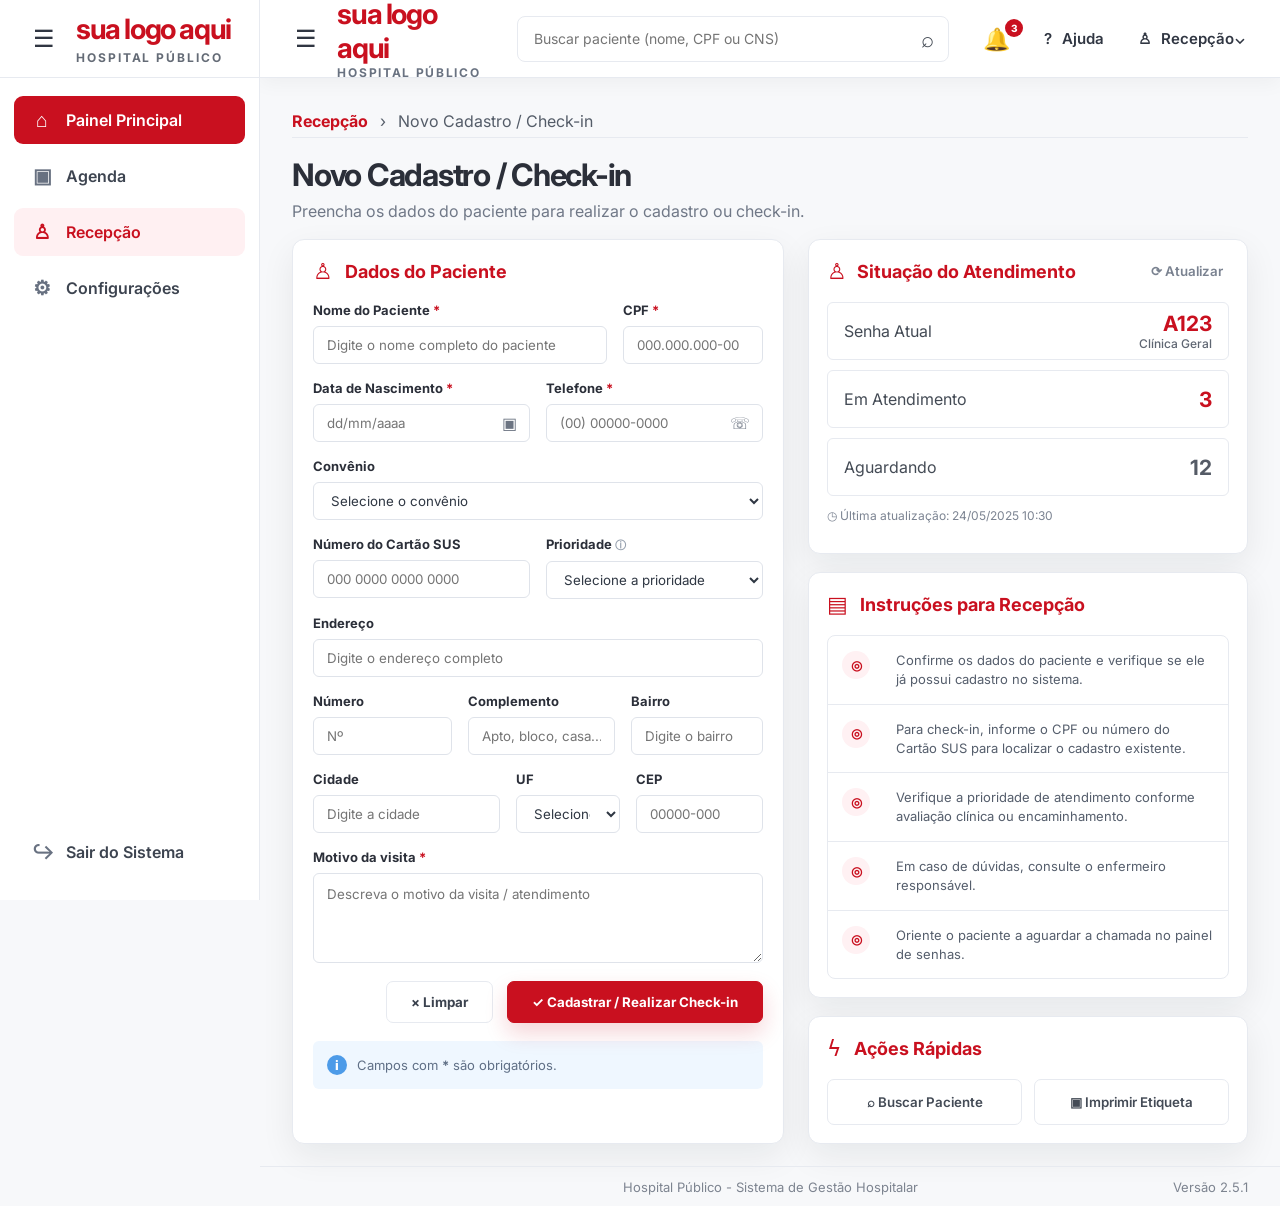
<file: Pages/recepção.html>
<!doctype html>
<html lang="pt-BR">
<head>
  <meta charset="UTF-8" />
  <meta name="viewport" content="width=device-width, initial-scale=1.0" />
  <title>Recepção | Novo Cadastro / Check-in</title>
  <link rel="preconnect" href="https://fonts.googleapis.com">
  <link rel="preconnect" href="https://fonts.gstatic.com" crossorigin>
  <link href="https://fonts.googleapis.com/css2?family=Inter:wght@400;500;600;700;800&display=swap" rel="stylesheet">
  <link rel="stylesheet" href="../css/recepção.css" />
</head>
<body>
  <div class="app-shell">
    <aside class="sidebar">
      <div class="brand-mobile">
        <button class="icon-btn" id="btnMenu" type="button">☰</button>
        <div>
          <strong>sua logo aqui</strong>
          <span>Hospital Público</span>
        </div>
      </div>

      <nav class="side-nav">
        <a class="active-main" href="home-page.html"><span>⌂</span>Painel Principal</a>
        <a href="lista-de-espera.html"><span>▣</span>Agenda</a>
        <a class="active-soft" href="recepção.html"><span>♙</span>Recepção</a>
        <a href="#"><span>⚙</span>Configurações</a>
      </nav>

      <a class="logout" href="#"><span>↪</span>Sair do Sistema</a>
    </aside>

    <main class="main-content">
      <header class="topbar">
        <div class="top-left">
          <button class="icon-btn desktop-menu" type="button">☰</button>
          <div class="logo-text">
            <strong>sua logo aqui</strong>
            <span>HOSPITAL PÚBLICO</span>
          </div>
        </div>

        <label class="search-box">
          <input type="text" placeholder="Buscar paciente (nome, CPF ou CNS)">
          <span>⌕</span>
        </label>

        <div class="top-actions">
          <button class="notify" type="button">🔔<em>3</em></button>
          <button class="help" type="button">? <span>Ajuda</span></button>
          <button class="user-pill" type="button"><span>♙</span>Recepção⌄</button>
        </div>
      </header>

      <section class="page-area">
        <div class="breadcrumb"><b>Recepção</b><span>›</span><span>Novo Cadastro / Check-in</span></div>

        <div class="page-title">
          <h1>Novo Cadastro / Check-in</h1>
          <p>Preencha os dados do paciente para realizar o cadastro ou check-in.</p>
        </div>

        <div class="content-grid">
          <section class="card form-card">
            <div class="card-title red-title"><span>♙</span><h2>Dados do Paciente</h2></div>

            <form id="patientForm" class="patient-form">
              <div class="form-grid two">
                <label class="field wide">
                  <span>Nome do Paciente <b>*</b></span>
                  <input id="nome" type="text" placeholder="Digite o nome completo do paciente" required>
                </label>
                <label class="field">
                  <span>CPF <b>*</b></span>
                  <input id="cpf" type="text" inputmode="numeric" maxlength="14" placeholder="000.000.000-00" required>
                </label>
              </div>

              <div class="form-grid two equal">
                <label class="field">
                  <span>Data de Nascimento <b>*</b></span>
                  <div class="with-icon"><input id="nascimento" type="text" inputmode="numeric" maxlength="10" placeholder="dd/mm/aaaa" required><i>▣</i></div>
                </label>
                <label class="field">
                  <span>Telefone <b>*</b></span>
                  <div class="with-icon"><input id="telefone" type="text" inputmode="numeric" maxlength="15" placeholder="(00) 00000-0000" required><i>☏</i></div>
                </label>
              </div>

              <label class="field">
                <span>Convênio</span>
                <select id="convenio"><option>Selecione o convênio</option><option>SUS</option><option>Particular</option><option>Convênio Municipal</option></select>
              </label>

              <div class="form-grid two equal">
                <label class="field">
                  <span>Número do Cartão SUS</span>
                  <input id="cns" type="text" inputmode="numeric" maxlength="18" placeholder="000 0000 0000 0000">
                </label>
                <label class="field">
                  <span>Prioridade <small>ⓘ</small></span>
                  <select id="prioridade"><option>Selecione a prioridade</option><option>Baixa</option><option>Média</option><option>Alta</option><option>Preferencial</option></select>
                </label>
              </div>

              <label class="field">
                <span>Endereço</span>
                <input id="endereco" type="text" placeholder="Digite o endereço completo">
              </label>

              <div class="form-grid three">
                <label class="field"><span>Número</span><input type="text" placeholder="Nº"></label>
                <label class="field"><span>Complemento</span><input type="text" placeholder="Apto, bloco, casa..."></label>
                <label class="field"><span>Bairro</span><input type="text" placeholder="Digite o bairro"></label>
              </div>

              <div class="form-grid three city-grid">
                <label class="field"><span>Cidade</span><input type="text" placeholder="Digite a cidade"></label>
                <label class="field"><span>UF</span><select><option>Selecione</option><option>SP</option><option>RJ</option><option>MG</option></select></label>
                <label class="field"><span>CEP</span><input id="cep" type="text" inputmode="numeric" maxlength="9" placeholder="00000-000"></label>
              </div>

              <label class="field">
                <span>Motivo da visita <b>*</b></span>
                <textarea id="motivo" rows="4" placeholder="Descreva o motivo da visita / atendimento" required></textarea>
              </label>

              <div class="form-actions">
                <button class="btn ghost" id="btnClear" type="button">× Limpar</button>
                <button class="btn primary" type="submit">✓ Cadastrar / Realizar Check-in</button>
              </div>
            </form>

            <div class="info-strip"><span>i</span>Campos com <b>*</b> são obrigatórios.</div>
          </section>

          <aside class="right-column">
            <section class="card status-card">
              <div class="card-title between red-title"><div><span>♙</span><h2>Situação do Atendimento</h2></div><button id="btnAtualizar" type="button">⟳ Atualizar</button></div>
              <div class="status-row"><span>Senha Atual</span><strong>A123 <small>Clínica Geral</small></strong></div>
              <div class="status-row"><span>Em Atendimento</span><strong>3</strong></div>
              <div class="status-row"><span>Aguardando</span><strong class="gray">12</strong></div>
              <p class="last-update">◷ Última atualização: <span id="horaAtualizacao">24/05/2025 10:30</span></p>
            </section>

            <section class="card instructions-card">
              <div class="card-title red-title"><span>▤</span><h2>Instruções para Recepção</h2></div>
              <ul>
                <li><span>◎</span>Confirme os dados do paciente e verifique se ele já possui cadastro no sistema.</li>
                <li><span>◎</span>Para check-in, informe o CPF ou número do Cartão SUS para localizar o cadastro existente.</li>
                <li><span>◎</span>Verifique a prioridade de atendimento conforme avaliação clínica ou encaminhamento.</li>
                <li><span>◎</span>Em caso de dúvidas, consulte o enfermeiro responsável.</li>
                <li><span>◎</span>Oriente o paciente a aguardar a chamada no painel de senhas.</li>
              </ul>
            </section>

            <section class="card quick-card">
              <div class="card-title red-title"><span>ϟ</span><h2>Ações Rápidas</h2></div>
              <div class="quick-actions">
                <button type="button">⌕ Buscar Paciente</button>
                <button type="button">▣ Imprimir Etiqueta</button>
              </div>
            </section>
          </aside>
        </div>
      </section>

      <footer class="footer">Hospital Público - Sistema de Gestão Hospitalar <span>Versão 2.5.1</span></footer>
    </main>
  </div>

  <div class="toast" id="toast"></div>

  <script src="../js/fluxo-hospital.js"></script>
  <script src="../js/recepção.js"></script>
</body>
</html>
</file>
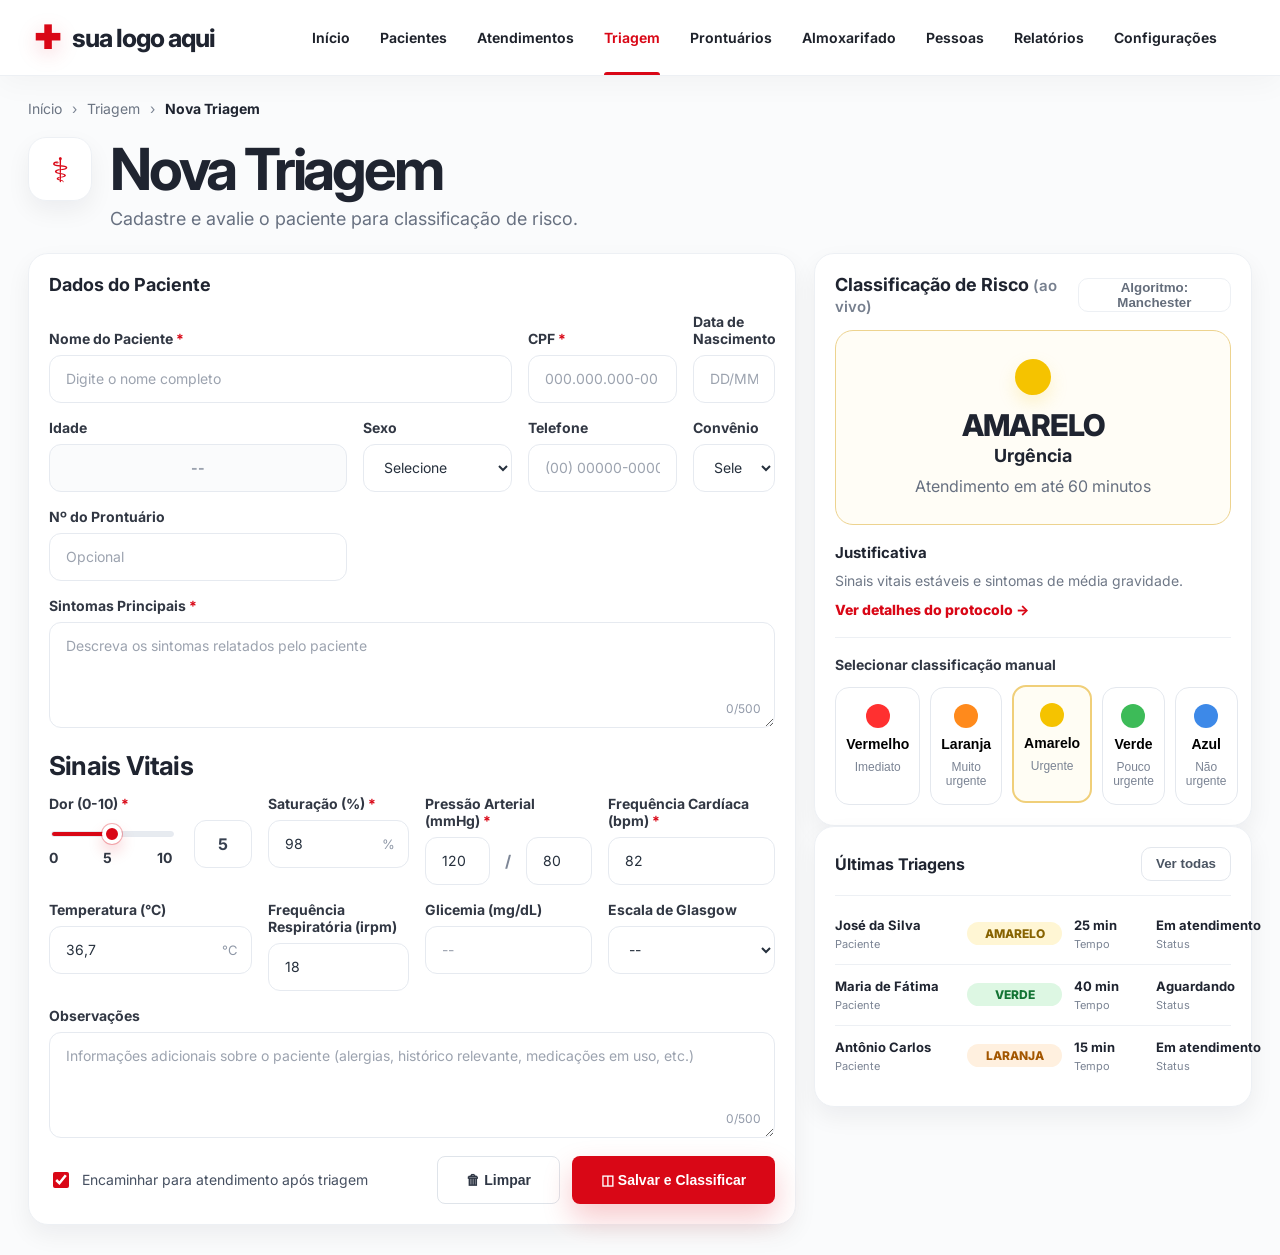
<file: Pages/triagem.html>
<!doctype html>
<html lang="pt-BR">
<head>
  <meta charset="utf-8">
  <meta name="viewport" content="width=device-width, initial-scale=1">
  <title>Triagem | Sistema Hospitalar Público</title>
  <link rel="stylesheet" href="../css/triagem.css">
  <link rel="preconnect" href="https://fonts.googleapis.com">
  <link rel="preconnect" href="https://fonts.gstatic.com" crossorigin>
  <link href="https://fonts.googleapis.com/css2?family=Inter:wght@400;500;600;700;800&display=swap" rel="stylesheet">
</head>

<body>
  <header class="topbar">
    <a class="brand" href="home-page.html">
      <span class="brand-cross">✚</span>
      <span>sua logo aqui</span>
    </a>

    <nav class="nav">
      <a href="home-page.html">Início</a>
      <a href="recepção.html">Pacientes</a>
      <a href="lista-de-espera.html">Atendimentos</a>
      <a class="active" href="triagem.html">Triagem</a>
      <a href="prontuario-medico.html">Prontuários</a>
      <a href="almoxarifado.html">Almoxarifado</a>
      <a href="#">Pessoas</a>
      <a href="#">Relatórios</a>
      <a href="#">Configurações</a>
    </nav>

    <div class="user-area">
      <button class="bell" aria-label="Notificações">
        <span>5</span>
        🔔
      </button>

      <div class="profile">
        <div class="avatar">AS</div>
        <div>
          <strong>Olá, Dra. Ana Silva</strong>
          <small>Administrador</small>
        </div>
        <span class="chevron">⌄</span>
      </div>
    </div>
  </header>

  <main class="triage-page">
    <div class="breadcrumb reveal">
      <a href="home-page.html">Início</a>
      <span>›</span>
      <a href="triagem.html">Triagem</a>
      <span>›</span>
      <strong>Nova Triagem</strong>
    </div>

    <section class="triage-header reveal">
      <div class="triage-title-wrap">
        <div class="triage-header-icon">⚕</div>
        <div>
          <h1>Nova Triagem</h1>
          <p>Cadastre e avalie o paciente para classificação de risco.</p>
        </div>
      </div>
    </section>

    <section class="triage-layout">
      <article class="triage-card triage-form reveal">
        <h2>Dados do Paciente</h2>

        <div class="form-grid form-grid-top">
          <label class="field field-span-2">
            <span>Nome do Paciente <b>*</b></span>
            <input id="nomePaciente" type="text" placeholder="Digite o nome completo">
          </label>

          <label class="field">
            <span>CPF <b>*</b></span>
            <input id="cpfPaciente" type="text" inputmode="numeric" maxlength="14" placeholder="000.000.000-00">
          </label>

          <label class="field">
            <span>Data de Nascimento</span>
            <input id="dataNascimento" type="text" inputmode="numeric" maxlength="10" placeholder="DD/MM/AAAA">
          </label>

          <label class="field field-age">
            <span>Idade</span>
            <input id="idadePaciente" type="text" placeholder="--" readonly>
          </label>

          <label class="field">
            <span>Sexo</span>
            <select id="sexoPaciente">
              <option>Selecione</option>
              <option>Masculino</option>
              <option>Feminino</option>
            </select>
          </label>

          <label class="field">
            <span>Telefone</span>
            <input id="telefonePaciente" type="text" inputmode="numeric" maxlength="15" placeholder="(00) 00000-0000">
          </label>

          <label class="field">
            <span>Convênio</span>
            <select id="convenioPaciente">
              <option>Selecione</option>
              <option>SUS</option>
              <option>Particular</option>
            </select>
          </label>

          <label class="field">
            <span>Nº do Prontuário</span>
            <input id="prontuarioPaciente" type="text" placeholder="Opcional">
          </label>
        </div>

        <label class="field field-full">
          <span>Sintomas Principais <b>*</b></span>
          <textarea id="sintomasPaciente" rows="4" placeholder="Descreva os sintomas relatados pelo paciente"></textarea>
          <small id="contadorSintomas">0/500</small>
        </label>

        <div class="section-label">Sinais Vitais</div>

        <div class="vitals-grid">
          <div class="field range-field">
            <span>Dor (0-10) <b>*</b></span>

            <div class="pain-range">
              <input id="painRange" type="range" min="0" max="10" value="5">

              <div class="range-scale">
                <span>0</span>
                <span>5</span>
                <span>10</span>
              </div>
            </div>

            <div class="mini-box" id="painValue">5</div>
          </div>

          <label class="field">
            <span>Saturação (%) <b>*</b></span>
            <div class="inline-suffix">
              <input id="saturacaoPaciente" type="text" inputmode="numeric" value="98">
              <em>%</em>
            </div>
          </label>

          <label class="field">
            <span>Pressão Arterial (mmHg) <b>*</b></span>
            <div class="pressure-group">
              <input id="pressaoSistolica" type="text" inputmode="numeric" value="120">
              <i>/</i>
              <input id="pressaoDiastolica" type="text" inputmode="numeric" value="80">
            </div>
          </label>

          <label class="field">
            <span>Frequência Cardíaca (bpm) <b>*</b></span>
            <input id="frequenciaCardiaca" type="text" inputmode="numeric" value="82">
          </label>

          <label class="field">
            <span>Temperatura (°C)</span>
            <div class="inline-suffix">
              <input id="temperaturaPaciente" type="text" inputmode="decimal" value="36,7">
              <em>°C</em>
            </div>
          </label>

          <label class="field">
            <span>Frequência Respiratória (irpm)</span>
            <input id="frequenciaRespiratoria" type="text" inputmode="numeric" value="18">
          </label>

          <label class="field">
            <span>Glicemia (mg/dL)</span>
            <input id="glicemiaPaciente" type="text" inputmode="numeric" placeholder="--">
          </label>

          <label class="field">
            <span>Escala de Glasgow</span>
            <select id="glasgowPaciente">
              <option>--</option>
              <option>15</option>
              <option>14</option>
              <option>13</option>
              <option>12</option>
              <option>11</option>
              <option>10</option>
              <option>9</option>
              <option>8</option>
              <option>7</option>
              <option>6</option>
              <option>5</option>
              <option>4</option>
              <option>3</option>
            </select>
          </label>
        </div>

        <label class="field field-full">
          <span>Observações</span>
          <textarea id="observacoesPaciente" rows="4" placeholder="Informações adicionais sobre o paciente (alergias, histórico relevante, medicações em uso, etc.)"></textarea>
          <small id="contadorObservacoes">0/500</small>
        </label>

        <div class="triage-actions">
          <label class="check-row">
            <input id="encaminharPaciente" type="checkbox" checked>
            <span>Encaminhar para atendimento após triagem</span>
          </label>

          <div class="button-row">
            <button class="btn neutral" id="btnLimparTriagem" type="button">🗑 Limpar</button>
            <button class="btn primary" id="saveTriageBtn" type="button">◫ Salvar e Classificar</button>
          </div>
        </div>
      </article>

      <aside class="triage-side">
        <article class="triage-card reveal delay-1">
          <div class="side-head">
            <h2>Classificação de Risco <small>(ao vivo)</small></h2>
            <button class="mini-chip" type="button">Algoritmo: Manchester</button>
          </div>

          <div class="risk-highlight amarelo" id="riskHighlight">
            <div class="risk-dot"></div>
            <div class="risk-text">AMARELO</div>
            <div class="risk-sub">Urgência</div>
            <p>Atendimento em até 60 minutos</p>
          </div>

          <div class="justification">
            <h3>Justificativa</h3>
            <p>Sinais vitais estáveis e sintomas de média gravidade.</p>
            <a href="#">Ver detalhes do protocolo →</a>
          </div>

          <div class="manual-title">Selecionar classificação manual</div>

          <input type="hidden" id="riskInput" value="amarelo">

          <div class="risk-options">
            <button class="risk-option" type="button" data-risk="vermelho">
              <span class="ball red"></span>
              <strong>Vermelho</strong>
              <small>Imediato</small>
            </button>

            <button class="risk-option" type="button" data-risk="laranja">
              <span class="ball orange"></span>
              <strong>Laranja</strong>
              <small>Muito urgente</small>
            </button>

            <button class="risk-option active" type="button" data-risk="amarelo">
              <span class="ball yellow"></span>
              <strong>Amarelo</strong>
              <small>Urgente</small>
            </button>

            <button class="risk-option" type="button" data-risk="verde">
              <span class="ball green"></span>
              <strong>Verde</strong>
              <small>Pouco urgente</small>
            </button>

            <button class="risk-option" type="button" data-risk="azul">
              <span class="ball blue"></span>
              <strong>Azul</strong>
              <small>Não urgente</small>
            </button>
          </div>
        </article>

        <article class="triage-card reveal delay-2">
          <div class="panel-head compact">
            <h2>Últimas Triagens</h2>
            <button id="btnVerTodasTriagens" type="button">Ver todas</button>
          </div>

          <div class="latest-triage-list" id="ultimasTriagensLista">
            <div class="latest-triage-item" data-paciente="José da Silva" data-classificacao="amarelo" data-tempo="25 min" data-status="Em atendimento">
              <div>
                <strong>José da Silva</strong>
                <small>Paciente</small>
              </div>
              <span class="tag-risk yellow">AMARELO</span>
              <div>
                <strong>25 min</strong>
                <small>Tempo</small>
              </div>
              <div>
                <strong>Em atendimento</strong>
                <small>Status</small>
              </div>
            </div>

            <div class="latest-triage-item" data-paciente="Maria de Fátima" data-classificacao="verde" data-tempo="40 min" data-status="Aguardando">
              <div>
                <strong>Maria de Fátima</strong>
                <small>Paciente</small>
              </div>
              <span class="tag-risk green">VERDE</span>
              <div>
                <strong>40 min</strong>
                <small>Tempo</small>
              </div>
              <div>
                <strong>Aguardando</strong>
                <small>Status</small>
              </div>
            </div>

            <div class="latest-triage-item" data-paciente="Antônio Carlos" data-classificacao="laranja" data-tempo="15 min" data-status="Em atendimento">
              <div>
                <strong>Antônio Carlos</strong>
                <small>Paciente</small>
              </div>
              <span class="tag-risk orange">LARANJA</span>
              <div>
                <strong>15 min</strong>
                <small>Tempo</small>
              </div>
              <div>
                <strong>Em atendimento</strong>
                <small>Status</small>
              </div>
            </div>
          </div>
        </article>
      </aside>
    </section>
  </main>

  <div class="triage-modal" id="modalTriagens">
    <div class="triage-modal-backdrop" id="fecharModalTriagens"></div>

    <div class="triage-modal-content">
      <div class="triage-modal-header">
        <div>
          <span>Histórico completo</span>
          <h2>Todas as Triagens</h2>
        </div>
        <button id="btnFecharTriagens" type="button">×</button>
      </div>

      <div class="triage-modal-tools">
        <input type="text" id="buscarTriagem" placeholder="Buscar por paciente, classificação ou status...">

        <select id="filtroClassificacao">
          <option value="todas">Todas as classificações</option>
          <option value="amarelo">Amarelo</option>
          <option value="verde">Verde</option>
          <option value="laranja">Laranja</option>
          <option value="azul">Azul</option>
          <option value="vermelho">Vermelho</option>
        </select>
      </div>

      <div class="triage-modal-table-wrap">
        <table class="triage-modal-table">
          <thead>
            <tr>
              <th>Paciente</th>
              <th>Classificação</th>
              <th>Tempo</th>
              <th>Status</th>
              <th>Data</th>
              <th>Ação</th>
            </tr>
          </thead>

          <tbody id="listaTodasTriagens">
            <tr data-classificacao="amarelo">
              <td>José da Silva</td>
              <td><span class="tag-risk yellow">AMARELO</span></td>
              <td>25 min</td>
              <td>Em atendimento</td>
              <td>15/06/2026</td>
              <td><button class="btn-ver-detalhe" type="button">Ver detalhes</button></td>
            </tr>

            <tr data-classificacao="verde">
              <td>Maria de Fátima</td>
              <td><span class="tag-risk green">VERDE</span></td>
              <td>40 min</td>
              <td>Aguardando</td>
              <td>15/06/2026</td>
              <td><button class="btn-ver-detalhe" type="button">Ver detalhes</button></td>
            </tr>

            <tr data-classificacao="laranja">
              <td>Antônio Carlos</td>
              <td><span class="tag-risk orange">LARANJA</span></td>
              <td>15 min</td>
              <td>Em atendimento</td>
              <td>15/06/2026</td>
              <td><button class="btn-ver-detalhe" type="button">Ver detalhes</button></td>
            </tr>
          </tbody>
        </table>
      </div>
    </div>
  </div>

  <div class="detail-modal" id="modalDetalheTriagem">
    <div class="detail-modal-bg" id="fecharDetalheTriagem"></div>

    <div class="detail-modal-box">
      <div class="detail-modal-header">
        <div>
          <span>Detalhes da triagem</span>
          <h2 id="detalhePacienteNome">Paciente</h2>
        </div>
        <button id="btnFecharDetalheTriagem" type="button">×</button>
      </div>

      <div class="detail-modal-body">
        <div class="detail-info-card">
          <small>Classificação</small>
          <strong id="detalheClassificacao">-</strong>
        </div>

        <div class="detail-info-card">
          <small>Tempo</small>
          <strong id="detalheTempo">-</strong>
        </div>

        <div class="detail-info-card">
          <small>Status</small>
          <strong id="detalheStatus">-</strong>
        </div>

        <div class="detail-info-card">
          <small>Protocolo</small>
          <strong id="detalheProtocolo">Manchester</strong>
        </div>
      </div>

      <div class="detail-modal-footer">
        <button class="btn neutral" id="btnFecharDetalheRodape" type="button">Fechar</button>
        <button class="btn primary" id="btnAbrirProntuario" type="button">Abrir prontuário</button>
      </div>
    </div>
  </div>

  <div class="record-modal" id="modalProntuario">
    <div class="record-modal-bg" id="fecharProntuario"></div>

    <div class="record-modal-box">
      <div class="record-modal-header">
        <div>
          <span>Prontuário eletrônico</span>
          <h2 id="prontuarioNome">Paciente</h2>
          <p id="prontuarioResumo">Registro clínico da triagem</p>
        </div>

        <button id="btnFecharProntuario" type="button">×</button>
      </div>

      <div class="record-modal-body">
        <section class="record-grid">
          <article class="record-panel patient-summary">
            <div class="record-panel-title">
              <h3>Dados do paciente</h3>
              <span id="prontuarioRiscoTag" class="tag-risk yellow">AMARELO</span>
            </div>

            <div class="record-info-grid">
              <div>
                <small>Paciente</small>
                <strong id="prontuarioPacienteNome">-</strong>
              </div>

              <div>
                <small>CPF</small>
                <strong id="prontuarioCpf">Não informado</strong>
              </div>

              <div>
                <small>Idade</small>
                <strong id="prontuarioIdade">--</strong>
              </div>

              <div>
                <small>Telefone</small>
                <strong id="prontuarioTelefone">Não informado</strong>
              </div>

              <div>
                <small>Convênio</small>
                <strong id="prontuarioConvenio">Não informado</strong>
              </div>

              <div>
                <small>Nº Prontuário</small>
                <strong id="prontuarioNumero">Não informado</strong>
              </div>
            </div>
          </article>

          <article class="record-panel">
            <div class="record-panel-title">
              <h3>Triagem atual</h3>
              <button type="button">Hoje</button>
            </div>

            <div class="record-info-grid">
              <div>
                <small>Classificação</small>
                <strong id="prontuarioClassificacao">-</strong>
              </div>

              <div>
                <small>Status</small>
                <strong id="prontuarioStatus">-</strong>
              </div>

              <div>
                <small>Tempo</small>
                <strong id="prontuarioTempo">-</strong>
              </div>

              <div>
                <small>Protocolo</small>
                <strong>Manchester</strong>
              </div>
            </div>
          </article>
        </section>

        <section class="record-content-grid">
          <article class="record-panel">
            <div class="record-panel-title">
              <h3>Sinais vitais</h3>
            </div>

            <div class="vital-cards">
              <div>
                <small>Dor</small>
                <strong id="prontuarioDor">5/10</strong>
              </div>

              <div>
                <small>Saturação</small>
                <strong id="prontuarioSaturacao">98%</strong>
              </div>

              <div>
                <small>Pressão</small>
                <strong id="prontuarioPressao">120/80</strong>
              </div>

              <div>
                <small>FC</small>
                <strong id="prontuarioFc">82 bpm</strong>
              </div>

              <div>
                <small>Temp.</small>
                <strong id="prontuarioTemp">36,7°C</strong>
              </div>

              <div>
                <small>FR</small>
                <strong id="prontuarioFr">18 irpm</strong>
              </div>
            </div>
          </article>

          <article class="record-panel body-panel">
            <div class="record-panel-title">
              <h3>Mapa corporal</h3>
              <button type="button">Frente</button>
            </div>

            <div class="body-map">
              <div class="body-head"></div>
              <div class="body-neck"></div>
              <div class="body-torso"></div>
              <div class="body-arm left"></div>
              <div class="body-arm right"></div>
              <div class="body-leg left"></div>
              <div class="body-leg right"></div>
              <span class="body-alert chest">Dor</span>
              <span class="body-alert head">Sintoma</span>
            </div>
          </article>

          <article class="record-panel notes-panel">
            <div class="record-panel-title">
              <h3>Anotações clínicas</h3>
            </div>

            <label>
              <span>Sintomas principais</span>
              <textarea id="prontuarioSintomas" rows="5" placeholder="Sintomas informados na triagem"></textarea>
            </label>

            <label>
              <span>Conduta / evolução</span>
              <textarea rows="5" placeholder="Descreva a avaliação médica, hipótese diagnóstica e conduta inicial"></textarea>
            </label>
          </article>

          <article class="record-panel timeline-panel">
            <div class="record-panel-title">
              <h3>Histórico do atendimento</h3>
            </div>

            <div class="timeline">
              <div>
                <span></span>
                <strong>Paciente cadastrado na triagem</strong>
                <small>Registro iniciado pelo setor de acolhimento.</small>
              </div>

              <div>
                <span></span>
                <strong>Classificação aplicada</strong>
                <small id="timelineClassificacao">Risco amarelo, atendimento em até 60 minutos.</small>
              </div>

              <div>
                <span></span>
                <strong>Prontuário aberto</strong>
                <small>Disponível para avaliação médica.</small>
              </div>
            </div>
          </article>
        </section>
      </div>

      <div class="record-modal-footer">
        <button class="btn neutral" id="btnVoltarDetalhe" type="button">Voltar aos detalhes</button>
        <button class="btn primary" type="button">Salvar prontuário</button>
      </div>
    </div>
  </div>

  <script src="../js/fluxo-hospital.js"></script>
  <script src="../js/triagem.js"></script>
</body>
</html>
</file>
<file: css/almoxarifado.css>
* {
  margin: 0;
  padding: 0;
  box-sizing: border-box;
}

:root {
  --red: #e30613;
  --red-dark: #bd0010;
  --red-soft: #fff1f2;
  --green: #0f9f54;
  --green-soft: #e9f8ef;
  --blue: #2563eb;
  --yellow: #f59e0b;
  --yellow-soft: #fff7e6;
  --text: #141824;
  --muted: #667085;
  --line: #e7ebf1;
  --bg: #f7f8fa;
  --card: #ffffff;
  --shadow: 0 12px 32px rgba(16, 24, 40, 0.06);
}

body {
  font-family: Inter, Arial, Helvetica, sans-serif;
  background: var(--bg);
  color: var(--text);
}

svg {
  width: 18px;
  height: 18px;
  fill: none;
  stroke: currentColor;
  stroke-width: 2;
  stroke-linecap: round;
  stroke-linejoin: round;
}

button,
select,
input {
  font-family: inherit;
}

.topbar {
  height: 78px;
  background: #fff;
  border-bottom: 1px solid var(--line);
  display: flex;
  align-items: center;
  justify-content: space-between;
  padding: 0 52px;
  position: sticky;
  top: 0;
  z-index: 50;
}

.brand {
  display: flex;
  align-items: center;
  gap: 12px;
  font-weight: 800;
  font-size: 28px;
  color: #111827;
  white-space: nowrap;
}

.brand-plus {
  color: var(--red);
  font-size: 38px;
  line-height: 0;
  transform: translateY(-1px);
}

.menu {
  height: 100%;
  display: flex;
  align-items: center;
  gap: 34px;
}

.menu a {
  height: 100%;
  color: #161b28;
  text-decoration: none;
  font-size: 15px;
  font-weight: 700;
  display: flex;
  align-items: center;
  border-bottom: 3px solid transparent;
  white-space: nowrap;
}

.menu a.active,
.menu a:hover {
  color: var(--red);
  border-bottom-color: var(--red);
}

.profile {
  display: flex;
  align-items: center;
  gap: 14px;
}

.bell {
  position: relative;
  width: 36px;
  height: 36px;
  border: none;
  background: transparent;
  color: #f59e0b;
  cursor: pointer;
}

.badge {
  position: absolute;
  right: 1px;
  top: 1px;
  min-width: 17px;
  height: 17px;
  border-radius: 999px;
  background: var(--red);
  color: white;
  font-size: 10px;
  font-weight: 800;
  display: grid;
  place-items: center;
  border: 2px solid #fff;
}

.avatar {
  width: 44px;
  height: 44px;
  border-radius: 999px;
  background: #ffe7ea;
  color: var(--red);
  display: grid;
  place-items: center;
  font-weight: 800;
}

.profile-info {
  display: flex;
  flex-direction: column;
  line-height: 1.15;
}

.profile-info strong {
  font-size: 14px;
}

.profile-info span {
  font-size: 12px;
  color: var(--muted);
}

.chevron {
  width: 16px;
  color: #667085;
}

.page {
  width: min(1760px, calc(100% - 88px));
  margin: 0 auto;
  padding: 42px 0 60px;
}

.hero {
  display: flex;
  justify-content: space-between;
  align-items: flex-start;
  gap: 24px;
  margin-bottom: 20px;
  width: 100%;
}

.hero-text {
  max-width: 680px;
}

.breadcrumb {
  display: flex;
  align-items: center;
  gap: 10px;
  color: #617083;
  font-size: 15px;
  font-weight: 600;
  margin-bottom: 18px;
}

.breadcrumb svg {
  width: 15px;
  height: 15px;
}

.hero h1 {
  font-size: 38px;
  letter-spacing: -1px;
  margin-bottom: 8px;
}

.hero p {
  color: var(--muted);
  font-size: 17px;
  line-height: 1.45;
}

.hero-actions {
  display: flex;
  align-items: center;
  gap: 14px;
  flex-wrap: nowrap;
  margin-top: 6px;
}

.btn-primary {
  border: none;
  background: var(--red);
  color: white;
  border-radius: 8px;
  height: 46px;
  padding: 0 24px;
  font-weight: 800;
  font-size: 15px;
  display: inline-flex;
  align-items: center;
  justify-content: center;
  gap: 9px;
  cursor: pointer;
  box-shadow: 0 8px 18px rgba(227, 6, 19, 0.18);
  transition: 0.2s ease;
  white-space: nowrap;
}

.btn-primary:hover {
  background: var(--red-dark);
  transform: translateY(-1px);
}

.btn-primary.full {
  width: 100%;
  justify-content: center;
}

.btn-scan {
  height: 46px;
  border-radius: 8px;
  padding: 0 22px;
  background: #111827;
  color: #fff;
  border: 1px solid #111827;
  font-weight: 800;
  font-size: 15px;
  text-decoration: none;
  display: inline-flex;
  align-items: center;
  justify-content: center;
  gap: 9px;
  cursor: pointer;
  box-shadow: 0 8px 18px rgba(17, 24, 39, 0.16);
  transition: 0.2s ease;
  white-space: nowrap;
}

.btn-scan:hover {
  background: #020617;
  border-color: #020617;
  transform: translateY(-1px);
}

.btn-scan svg {
  width: 18px;
  height: 18px;
}

.tabs-card,
.filters-card,
.table-card {
  background: var(--card);
  border: 1px solid var(--line);
  box-shadow: var(--shadow);
  width: 100%;
}

.tabs-card {
  height: 58px;
  border-radius: 13px;
  display: flex;
  align-items: stretch;
  padding: 0 22px;
  margin-bottom: 14px;
}

.tab {
  border: none;
  background: transparent;
  padding: 0 16px;
  margin-right: 16px;
  color: #182033;
  font-weight: 800;
  cursor: pointer;
  border-bottom: 3px solid transparent;
}

.tab.active {
  color: var(--red);
  border-bottom-color: var(--red);
}

.filters-card {
  border-radius: 13px;
  padding: 24px;
  display: grid;
  grid-template-columns: 1.15fr 1fr 1fr 1fr auto;
  gap: 32px;
  align-items: end;
  margin-bottom: 18px;
}

.field {
  display: flex;
  flex-direction: column;
  gap: 10px;
}

.field label {
  color: #1e293b;
  font-size: 14px;
  font-weight: 800;
}

.field select,
.field input,
.date-box,
.search-box {
  height: 43px;
  border: 1px solid #d9dee8;
  border-radius: 7px;
  background: white;
  color: #1f2937;
  font-size: 14px;
  outline: none;
}

.field select {
  padding: 0 14px;
  cursor: pointer;
}

.date-box {
  display: flex;
  align-items: center;
  gap: 22px;
  padding: 0 14px;
  color: #344054;
  white-space: nowrap;
}

.date-box .arrow {
  color: #111827;
  font-weight: 800;
}

.search-box {
  display: flex;
  align-items: center;
  padding: 0 14px;
}

.search-box input {
  height: 100%;
  border: none;
  flex: 1;
  padding: 0;
}

.search-box svg {
  color: #667085;
}

.btn-filter {
  height: 43px;
  min-width: 104px;
  background: #fff;
  color: #111827;
  border: 1px solid var(--red);
  border-radius: 7px;
  font-weight: 800;
  display: inline-flex;
  align-items: center;
  justify-content: center;
  gap: 8px;
  cursor: pointer;
}

.table-card {
  border-radius: 13px;
  overflow: hidden;
}

.table-wrap {
  width: 100%;
  overflow-x: auto;
}

table {
  width: 100%;
  border-collapse: collapse;
  min-width: 1120px;
}

thead th {
  text-align: left;
  text-transform: uppercase;
  font-size: 12px;
  color: #1f2937;
  letter-spacing: 0.02em;
  padding: 19px 26px;
  border-bottom: 1px solid var(--line);
}

tbody td {
  padding: 14px 26px;
  border-bottom: 1px solid var(--line);
  vertical-align: middle;
  font-size: 14px;
  color: #283043;
}

tbody tr:hover {
  background: #fbfcfe;
}

.status {
  display: inline-flex;
  align-items: center;
  justify-content: center;
  min-width: 74px;
  height: 26px;
  padding: 0 12px;
  border-radius: 7px;
  font-weight: 800;
  font-size: 13px;
}

.status.entrada {
  background: var(--green-soft);
  color: var(--green);
  border: 1px solid #bfe9ce;
}

.status.saida {
  background: #ffecef;
  color: var(--red);
  border: 1px solid #ffd0d6;
}

.item-cell {
  display: flex;
  align-items: center;
  gap: 14px;
}

.item-icon {
  width: 42px;
  height: 42px;
  border-radius: 999px;
  background: #f4f6f8;
  border: 1px solid #e8ebef;
  color: #202938;
  display: grid;
  place-items: center;
  flex: 0 0 auto;
}

.item-text strong {
  display: block;
  color: #171d2c;
  font-size: 14px;
  margin-bottom: 3px;
}

.item-text span,
.reason small {
  color: #667085;
  display: block;
  margin-top: 4px;
}

.actions {
  display: flex;
  align-items: center;
  gap: 14px;
}

.icon-btn {
  width: 43px;
  height: 39px;
  border-radius: 7px;
  border: 1px solid #d9dee8;
  background: #fff;
  color: #1f2937;
  display: grid;
  place-items: center;
  cursor: pointer;
  transition: 0.2s ease;
}

.icon-btn:hover {
  border-color: var(--red);
  color: var(--red);
}

.empty-row {
  text-align: center;
  color: var(--muted);
  padding: 32px !important;
  font-weight: 700;
}

.table-footer {
  min-height: 68px;
  padding: 0 24px;
  display: flex;
  align-items: center;
  justify-content: space-between;
  gap: 22px;
  color: #344054;
  font-size: 14px;
}

.pagination-area {
  display: flex;
  align-items: center;
  gap: 9px;
}

#pageSize {
  height: 39px;
  min-width: 150px;
  border: 1px solid #d9dee8;
  border-radius: 7px;
  padding: 0 14px;
  background: #fff;
  cursor: pointer;
}

.page-numbers {
  display: flex;
  align-items: center;
  gap: 9px;
}

.page-btn,
.number-btn,
.dots {
  height: 39px;
  min-width: 39px;
  border-radius: 7px;
  border: 1px solid #d9dee8;
  background: #fff;
  color: #1f2937;
  font-weight: 700;
  display: grid;
  place-items: center;
}

.page-btn,
.number-btn {
  cursor: pointer;
  transition: 0.2s ease;
}

.page-btn:hover:not(:disabled),
.number-btn:hover:not(.active) {
  border-color: var(--red);
  color: var(--red);
}

.number-btn.active {
  background: var(--red);
  border-color: var(--red);
  color: white;
}

.page-btn:disabled {
  opacity: 0.45;
  cursor: not-allowed;
}

.dots {
  border: none;
  background: transparent;
  min-width: 24px;
}

.modal-backdrop {
  position: fixed;
  inset: 0;
  background: rgba(15, 23, 42, 0.38);
  display: none;
  align-items: center;
  justify-content: center;
  padding: 24px;
  z-index: 100;
}

.modal-backdrop.show {
  display: flex;
}

.modal {
  width: min(560px, 100%);
  background: #fff;
  border-radius: 18px;
  box-shadow: 0 30px 80px rgba(15, 23, 42, 0.24);
  overflow: hidden;
  animation: modalIn 0.22s ease;
}

@keyframes modalIn {
  from {
    opacity: 0;
    transform: translateY(18px) scale(0.98);
  }

  to {
    opacity: 1;
    transform: translateY(0) scale(1);
  }
}

.modal-header {
  padding: 24px;
  border-bottom: 1px solid var(--line);
  display: flex;
  justify-content: space-between;
  gap: 18px;
}

.modal-header h2 {
  font-size: 22px;
  margin-bottom: 5px;
}

.modal-header p {
  color: var(--muted);
  font-size: 14px;
}

.modal-close {
  width: 38px;
  height: 38px;
  border: 1px solid var(--line);
  border-radius: 10px;
  background: #fff;
  font-size: 26px;
  line-height: 0;
  cursor: pointer;
}

.modal-form {
  padding: 24px;
  display: grid;
  grid-template-columns: 1fr 1fr;
  gap: 18px;
}

.modal-form label {
  display: flex;
  flex-direction: column;
  gap: 8px;
  color: #1e293b;
  font-size: 13px;
  font-weight: 800;
}

.modal-form input,
.modal-form select {
  height: 43px;
  border: 1px solid #d9dee8;
  border-radius: 8px;
  padding: 0 13px;
  outline: none;
}

.modal-form .btn-primary {
  grid-column: 1 / -1;
  margin-top: 4px;
}

@media (max-width: 1200px) {
  .topbar {
    padding: 0 24px;
  }

  .menu {
    gap: 18px;
    overflow-x: auto;
  }

  .page {
    width: min(100% - 32px, 1760px);
  }

  .filters-card {
    grid-template-columns: 1fr 1fr;
  }

  .btn-filter {
    width: 100%;
  }
}

@media (max-width: 900px) {
  .hero {
    flex-direction: column;
  }

  .hero-actions {
    width: 100%;
    flex-wrap: wrap;
  }

  .hero-actions .btn-primary,
  .hero-actions .btn-scan {
    width: 100%;
  }
}

@media (max-width: 820px) {
  .topbar {
    height: auto;
    padding: 18px;
    flex-wrap: wrap;
    gap: 14px;
  }

  .brand {
    font-size: 22px;
  }

  .brand-plus {
    font-size: 32px;
  }

  .menu {
    width: 100%;
    overflow-x: auto;
    height: 45px;
  }

  .profile {
    margin-left: auto;
  }

  .profile-info {
    display: none;
  }

  .hero h1 {
    font-size: 32px;
  }

  .filters-card {
    grid-template-columns: 1fr;
  }

  .date-box {
    gap: 12px;
  }

  .table-footer {
    flex-direction: column;
    align-items: flex-start;
    padding: 18px;
  }

  .pagination-area {
    width: 100%;
    flex-wrap: wrap;
  }

  .modal-form {
    grid-template-columns: 1fr;
  }
}
</file>
<file: css/bipagem.css>
* {
  margin: 0;
  padding: 0;
  box-sizing: border-box;
}

:root {
  --red: #e30613;
  --red-dark: #bd0010;
  --red-soft: #fff1f2;
  --green: #0f9f54;
  --green-soft: #e9f8ef;
  --yellow: #f59e0b;
  --yellow-soft: #fff7e6;
  --blue: #2563eb;
  --blue-soft: #eff6ff;
  --text: #141824;
  --muted: #667085;
  --line: #e7ebf1;
  --bg: #f7f8fa;
  --card: #ffffff;
  --shadow: 0 12px 32px rgba(16, 24, 40, 0.06);
}

body {
  font-family: Inter, Arial, Helvetica, sans-serif;
  background: var(--bg);
  color: var(--text);
}

svg {
  width: 18px;
  height: 18px;
  fill: none;
  stroke: currentColor;
  stroke-width: 2;
  stroke-linecap: round;
  stroke-linejoin: round;
}

button,
input {
  font-family: inherit;
}

.topbar {
  height: 78px;
  background: #fff;
  border-bottom: 1px solid var(--line);
  display: flex;
  align-items: center;
  justify-content: space-between;
  padding: 0 52px;
  position: sticky;
  top: 0;
  z-index: 50;
}

.brand {
  display: flex;
  align-items: center;
  gap: 12px;
  font-weight: 800;
  font-size: 28px;
  color: #111827;
  white-space: nowrap;
}

.brand-plus {
  color: var(--red);
  font-size: 38px;
  line-height: 0;
  transform: translateY(-1px);
}

.menu {
  height: 100%;
  display: flex;
  align-items: center;
  gap: 34px;
}

.menu a {
  height: 100%;
  color: #161b28;
  text-decoration: none;
  font-size: 15px;
  font-weight: 700;
  display: flex;
  align-items: center;
  border-bottom: 3px solid transparent;
}

.menu a.active,
.menu a:hover {
  color: var(--red);
  border-bottom-color: var(--red);
}

.profile {
  display: flex;
  align-items: center;
  gap: 14px;
}

.bell {
  position: relative;
  width: 36px;
  height: 36px;
  border: none;
  background: transparent;
  color: #f59e0b;
  cursor: pointer;
}

.badge {
  position: absolute;
  right: 1px;
  top: 1px;
  min-width: 17px;
  height: 17px;
  border-radius: 999px;
  background: var(--red);
  color: white;
  font-size: 10px;
  font-weight: 800;
  display: grid;
  place-items: center;
  border: 2px solid #fff;
}

.avatar {
  width: 44px;
  height: 44px;
  border-radius: 999px;
  background: #ffe7ea;
  color: var(--red);
  display: grid;
  place-items: center;
  font-weight: 800;
}

.profile-info {
  display: flex;
  flex-direction: column;
  line-height: 1.15;
}

.profile-info strong {
  font-size: 14px;
}

.profile-info span {
  font-size: 12px;
  color: var(--muted);
}

.page {
  width: min(1760px, calc(100% - 88px));
  margin: 0 auto;
  padding: 42px 0 60px;
}

.hero {
  display: flex;
  justify-content: space-between;
  align-items: flex-start;
  gap: 24px;
  margin-bottom: 26px;
}

.breadcrumb {
  display: flex;
  align-items: center;
  gap: 10px;
  color: #617083;
  font-size: 15px;
  font-weight: 600;
  margin-bottom: 18px;
}

.hero h1 {
  font-size: 38px;
  letter-spacing: -1px;
  margin-bottom: 8px;
}

.hero p {
  color: var(--muted);
  font-size: 17px;
}

.btn-primary,
.btn-secondary {
  height: 46px;
  border-radius: 8px;
  padding: 0 24px;
  font-weight: 800;
  font-size: 15px;
  display: inline-flex;
  align-items: center;
  justify-content: center;
  cursor: pointer;
  text-decoration: none;
  transition: 0.2s ease;
}

.btn-primary {
  border: none;
  background: var(--red);
  color: white;
  box-shadow: 0 8px 18px rgba(227, 6, 19, 0.18);
}

.btn-primary:hover {
  background: var(--red-dark);
  transform: translateY(-1px);
}

.btn-secondary {
  border: 1px solid var(--line);
  background: #fff;
  color: #111827;
}

.btn-secondary:hover {
  border-color: var(--red);
  color: var(--red);
}

.scanner-layout {
  display: grid;
  grid-template-columns: 0.95fr 1.05fr;
  gap: 22px;
  margin-bottom: 24px;
}

.scanner-card,
.item-card,
.table-card {
  background: var(--card);
  border: 1px solid var(--line);
  border-radius: 16px;
  box-shadow: var(--shadow);
}

.scanner-card {
  padding: 28px;
}

.scanner-header {
  display: flex;
  gap: 16px;
  align-items: center;
  margin-bottom: 24px;
}

.scanner-icon,
.empty-icon {
  width: 58px;
  height: 58px;
  border-radius: 16px;
  background: var(--red-soft);
  color: var(--red);
  display: grid;
  place-items: center;
}

.scanner-icon svg,
.empty-icon svg {
  width: 28px;
  height: 28px;
}

.scanner-header h2,
.table-header h2 {
  font-size: 22px;
  margin-bottom: 5px;
}

.scanner-header p,
.table-header p {
  color: var(--muted);
  font-size: 14px;
}

.operation-box {
  display: grid;
  grid-template-columns: 1fr 1fr;
  background: #f1f3f6;
  padding: 5px;
  border-radius: 12px;
  margin-bottom: 20px;
}

.operation {
  border: none;
  background: transparent;
  height: 42px;
  border-radius: 9px;
  font-weight: 800;
  color: #4b5563;
  cursor: pointer;
}

.operation.active {
  background: #fff;
  color: var(--red);
  box-shadow: 0 4px 14px rgba(16, 24, 40, 0.08);
}

.field {
  display: flex;
  flex-direction: column;
  gap: 9px;
  color: #1e293b;
  font-size: 14px;
  font-weight: 800;
}

.field input {
  height: 48px;
  border: 1px solid #d9dee8;
  border-radius: 9px;
  background: white;
  color: #1f2937;
  font-size: 15px;
  outline: none;
  padding: 0 14px;
}

.field input:focus {
  border-color: var(--red);
  box-shadow: 0 0 0 4px rgba(227, 6, 19, 0.08);
}

.quantity-row {
  display: grid;
  grid-template-columns: 160px 1fr;
  gap: 14px;
  margin-top: 18px;
}

.scanner-status {
  min-height: 54px;
  border-radius: 12px;
  background: #f8fafc;
  border: 1px dashed #d9dee8;
  color: #667085;
  margin-top: 22px;
  padding: 16px;
  font-weight: 700;
}

.scanner-status.success {
  background: var(--green-soft);
  border-color: #bfe9ce;
  color: var(--green);
}

.scanner-status.error {
  background: var(--red-soft);
  border-color: #ffd0d6;
  color: var(--red);
}

.scanner-status.warning {
  background: var(--yellow-soft);
  border-color: #fed7aa;
  color: #b45309;
}

.item-card {
  min-height: 360px;
  padding: 28px;
}

.empty-state {
  height: 100%;
  min-height: 304px;
  display: grid;
  place-items: center;
  text-align: center;
  align-content: center;
}

.empty-state h3 {
  font-size: 22px;
  margin-top: 16px;
  margin-bottom: 8px;
}

.empty-state p {
  color: var(--muted);
  max-width: 380px;
}

.product-view {
  display: grid;
  gap: 22px;
}

.product-top {
  display: flex;
  align-items: center;
  gap: 18px;
}

.product-icon {
  width: 74px;
  height: 74px;
  border-radius: 20px;
  background: var(--red-soft);
  color: var(--red);
  display: grid;
  place-items: center;
}

.product-icon svg {
  width: 36px;
  height: 36px;
}

.product-top h2 {
  font-size: 28px;
  margin-bottom: 6px;
}

.product-top p {
  color: var(--muted);
  font-weight: 700;
}

.product-grid {
  display: grid;
  grid-template-columns: repeat(2, 1fr);
  gap: 14px;
}

.product-info {
  border: 1px solid var(--line);
  border-radius: 13px;
  padding: 16px;
  background: #fff;
}

.product-info span {
  color: var(--muted);
  font-size: 13px;
  font-weight: 700;
}

.product-info strong {
  display: block;
  margin-top: 7px;
  font-size: 20px;
}

.stock-good strong {
  color: var(--green);
}

.stock-low strong {
  color: var(--yellow);
}

.stock-critical strong {
  color: var(--red);
}

.table-card {
  overflow: hidden;
}

.table-header {
  min-height: 76px;
  padding: 20px 24px;
  border-bottom: 1px solid var(--line);
  display: flex;
  align-items: center;
  justify-content: space-between;
}

.btn-danger-soft {
  height: 40px;
  border: 1px solid #ffd0d6;
  background: var(--red-soft);
  color: var(--red);
  border-radius: 8px;
  padding: 0 16px;
  font-weight: 800;
  cursor: pointer;
}

.table-wrap {
  width: 100%;
  overflow-x: auto;
}

table {
  width: 100%;
  border-collapse: collapse;
  min-width: 980px;
}

thead th {
  text-align: left;
  text-transform: uppercase;
  font-size: 12px;
  color: #1f2937;
  letter-spacing: 0.02em;
  padding: 18px 24px;
  border-bottom: 1px solid var(--line);
}

tbody td {
  padding: 16px 24px;
  border-bottom: 1px solid var(--line);
  vertical-align: middle;
  font-size: 14px;
  color: #283043;
}

.status {
  display: inline-flex;
  align-items: center;
  justify-content: center;
  min-width: 74px;
  height: 26px;
  padding: 0 12px;
  border-radius: 7px;
  font-weight: 800;
  font-size: 13px;
}

.status.entrada {
  background: var(--green-soft);
  color: var(--green);
  border: 1px solid #bfe9ce;
}

.status.saida {
  background: #ffecef;
  color: var(--red);
  border: 1px solid #ffd0d6;
}

.empty-table {
  text-align: center;
  color: var(--muted);
  padding: 32px !important;
}

@media (max-width: 1200px) {
  .topbar {
    padding: 0 24px;
  }

  .menu {
    gap: 18px;
  }

  .page {
    width: min(100% - 32px, 1760px);
  }

  .scanner-layout {
    grid-template-columns: 1fr;
  }
}

@media (max-width: 820px) {
  .topbar {
    height: auto;
    padding: 18px;
    flex-wrap: wrap;
    gap: 14px;
  }

  .menu {
    width: 100%;
    height: 45px;
    overflow-x: auto;
  }

  .profile-info {
    display: none;
  }

  .hero {
    flex-direction: column;
  }

  .hero h1 {
    font-size: 32px;
  }

  .quantity-row,
  .product-grid {
    grid-template-columns: 1fr;
  }
}
</file>
<file: css/lista-de-espera.css>
:root{--red:#c8101f;--red-dark:#a90d19;--red-soft:#fff0f2;--text:#272c36;--muted:#6f7886;--line:#e6e9ef;--bg:#f7f8fa;--card:#fff;--shadow:0 12px 30px rgba(20,25,35,.07)}*{box-sizing:border-box}body{margin:0;font-family:Inter,Arial,sans-serif;background:var(--bg);color:var(--text)}button,input{font-family:inherit}button{cursor:pointer}.app-shell{min-height:100vh;display:flex}.sidebar{width:250px;background:#fff;border-right:1px solid var(--line);position:fixed;inset:0 auto 0 0;display:flex;flex-direction:column}.brand-block{height:84px;display:flex;align-items:center;gap:14px;padding:0 28px;border-bottom:1px solid var(--line)}.heart-logo{width:44px;height:44px;background:var(--red);color:#fff;border-radius:14px 14px 22px 14px;display:grid;place-items:center;font-size:24px}.brand-block strong{display:block;font-size:25px;letter-spacing:-.04em}.brand-block span{font-size:11px;letter-spacing:.18em;text-transform:uppercase;color:#6c7480;font-weight:800}.side-nav{padding:24px 14px;display:grid;gap:8px}.side-nav a,.help-link{height:48px;border-radius:9px;display:flex;align-items:center;gap:14px;padding:0 18px;text-decoration:none;color:#3c4350;font-weight:600}.side-nav a span{font-size:20px;width:22px;text-align:center;color:#687181}.side-nav a.active{background:var(--red);color:#fff}.side-nav a.active span{color:#fff}.side-nav a:hover:not(.active){background:#fff1f3;color:var(--red)}.help-link{margin:auto 14px 24px}.main-content{margin-left:250px;flex:1;min-height:100vh}.topbar{height:84px;background:#fff;border-bottom:1px solid var(--line);display:flex;align-items:center;padding:0 28px;gap:28px;position:sticky;top:0;z-index:10}.top-logo strong{display:block;font-size:24px;letter-spacing:-.04em}.top-logo span{font-size:11px;text-transform:uppercase;letter-spacing:.18em;color:#727b88;font-weight:800}.top-nav{display:flex;align-items:center;gap:28px}.top-nav a{height:84px;display:flex;align-items:center;text-decoration:none;color:#333a46;font-weight:700;position:relative}.top-nav a.active{color:var(--red)}.top-nav a.active::after{content:"";position:absolute;left:0;right:0;bottom:0;height:3px;background:var(--red);border-radius:10px}.user-area{margin-left:auto;display:flex;align-items:center;gap:12px}.notify{position:relative;border:0;background:#fff;font-size:21px}.notify em{position:absolute;right:-7px;top:-6px;background:var(--red);color:#fff;border-radius:50%;font-style:normal;font-size:10px;width:18px;height:18px;display:grid;place-items:center;font-weight:800}.avatar{width:38px;height:38px;background:#e6e8ec;border-radius:50%}.user-area strong{font-size:14px;display:block}.user-area span{font-size:12px;color:#6d7582}.page-area{padding:36px 34px}.page-head{display:flex;justify-content:space-between;align-items:flex-start;margin-bottom:26px}.page-head h1{margin:0 0 8px;font-size:32px;letter-spacing:-.04em}.page-head p{margin:0;color:var(--muted)}.clock-box{text-align:right}.clock-box strong{font-size:30px;display:block}.clock-box span{font-size:13px;color:#626b78}.metrics{display:grid;grid-template-columns:repeat(5,1fr);gap:18px;margin-bottom:28px}.metric{background:#fff;border:1px solid var(--line);border-radius:10px;box-shadow:var(--shadow);padding:20px;display:flex;align-items:center;gap:18px}.bubble{width:56px;height:56px;border-radius:50%;display:grid;place-items:center;font-size:24px}.bubble.red{background:#fff0f2;color:var(--red)}.bubble.green{background:#eaf8ee;color:#26984c}.bubble.purple{background:#f5ebff;color:#8b46d9}.metric small{font-weight:700;color:#505865}.metric strong{display:block;color:var(--red);font-size:31px;letter-spacing:.04em;margin:4px 0}.metric em{font-style:normal;color:#59626f;font-size:12px}.dashboard-grid{display:grid;grid-template-columns:minmax(0,1fr) 260px;gap:22px}.counter-row{display:grid;grid-template-columns:1fr 220px;gap:22px;margin-bottom:24px}.counter-row h2,.queue-card h2,.card h2{margin:0 0 16px;font-size:18px}.guiche-grid{display:grid;grid-template-columns:repeat(5,1fr);gap:12px}.guiche{background:#fff;border:1px solid var(--line);border-radius:10px;box-shadow:var(--shadow);padding:18px 12px;text-align:center}.guiche strong{display:block;color:var(--red)}.guiche small{display:block;margin:9px 0;color:#666f7d}.guiche span{font-size:12px;color:#29914c;font-weight:700}.guiche.paused span{color:#e38b16}.guiche i{display:block;margin-top:18px;color:#555;font-style:normal;font-size:20px}.called-card h2{margin-top:0}.called-box{background:#fff;border:1px solid var(--line);border-radius:10px;box-shadow:var(--shadow);padding:22px;text-align:center}.called-box small{color:#7a8391;font-size:11px}.called-box strong{display:block;font-size:43px;color:var(--red);letter-spacing:.12em;margin:8px 0}.called-box p{font-weight:700}.called-box b{font-size:20px;display:block;margin:8px 0 20px}.called-box button{height:42px;width:100%;border:0;background:var(--red);color:#fff;border-radius:7px;font-weight:800}.queue-card,.card{background:#fff;border:1px solid var(--line);border-radius:10px;box-shadow:var(--shadow);padding:14px}.tabs{display:flex;gap:10px;border-bottom:1px solid var(--line);padding-bottom:10px}.tabs button{height:34px;border:0;background:#fff;border-radius:6px;padding:0 14px;font-weight:700;color:#575f6b}.tabs button.active{background:var(--red);color:#fff}.tabs span{background:#f2f3f6;color:#777;border-radius:4px;padding:3px 8px;margin-left:6px}.tabs button.active span{background:rgba(255,255,255,.25);color:#fff}.table-wrap{overflow:auto}table{width:100%;border-collapse:collapse;min-width:760px}th,td{padding:13px 14px;border-bottom:1px solid var(--line);text-align:left;font-size:13px}th{color:#5a6370;font-weight:800}.ticket{color:var(--red);font-weight:800}.tag{border-radius:6px;padding:6px 10px;font-weight:700;font-size:12px}.tag.red{background:#ffe3e7;color:#c8101f}.tag.gray{background:#e9eef8;color:#3767a4}.tag.green{background:#e7f7e8;color:#22833e}.tag.blue{background:#e6eefc;color:#2a5eaa}.tag.orange{background:#fff0dc;color:#d27813}.table-footer{display:flex;justify-content:space-between;align-items:center;padding:14px 0 2px;color:#6d7581;font-size:13px}.pages{display:flex;gap:8px}.pages button{width:34px;height:34px;border:1px solid var(--line);background:#fff;border-radius:5px}.pages .active{background:var(--red);color:#fff;border-color:var(--red)}.right-column{display:grid;gap:18px;align-content:start}.alert{display:flex;gap:12px;border-bottom:1px solid var(--line);padding:14px 0}.alert:last-child{border-bottom:0}.alert span{width:32px;height:32px;border-radius:50%;display:grid;place-items:center;background:#fff0f2;color:var(--red);font-weight:800}.alert .warn{background:#fff3df;color:#d77e16}.alert .info{background:#eaf3ff;color:#3a75bd}.alert strong{font-size:13px}.alert p{margin:6px 0;color:#606978;font-size:12px;line-height:1.35}.alert a{color:var(--red);font-size:12px;font-weight:800}.chart-card{display:grid;grid-template-columns:90px 1fr;align-items:center;gap:10px}.chart-card h2{grid-column:1/-1}.donut{width:82px;height:82px;border-radius:50%;background:conic-gradient(var(--red) 0 31%,#2769bc 31% 83%,#2ea24f 83% 100%);position:relative}.donut::after{content:"";position:absolute;inset:22px;background:#fff;border-radius:50%}.chart-card ul{margin:0;padding:0;list-style:none;display:grid;gap:10px;font-size:12px}.chart-card li{display:flex;gap:8px;align-items:center}.chart-card li span{margin-left:auto}.chart-card b{width:8px;height:8px;border-radius:50%}.red-dot{background:var(--red)}.blue-dot{background:#2769bc}.green-dot{background:#2ea24f}.update-card strong{font-size:18px}.update-card p{font-size:12px;color:#6e7784}.toast{position:fixed;right:24px;bottom:24px;background:#202632;color:#fff;padding:14px 18px;border-radius:12px;box-shadow:0 18px 40px rgba(0,0,0,.18);opacity:0;transform:translateY(10px);pointer-events:none;transition:.25s;font-weight:700}.toast.show{opacity:1;transform:translateY(0)}@media(max-width:1250px){.metrics{grid-template-columns:repeat(3,1fr)}.dashboard-grid,.counter-row{grid-template-columns:1fr}.right-column{grid-template-columns:repeat(3,1fr)}.guiche-grid{grid-template-columns:repeat(3,1fr)}}@media(max-width:900px){.sidebar{display:none}.main-content{margin-left:0}.top-nav{display:none}.page-area{padding:22px 14px}.metrics,.right-column,.guiche-grid{grid-template-columns:1fr}.page-head{display:block}.clock-box{text-align:left;margin-top:14px}.table-footer{display:block}.pages{margin-top:12px;flex-wrap:wrap}}
</file>
<file: css/login.css>
:root{
  --red:#d90716;
  --red-dark:#b80411;
  --text:#1f2430;
  --muted:#687181;
  --line:#edf0f4;
  --bg:#fafbfc;
  --shadow:0 24px 70px rgba(20,25,35,.12);
}
*{box-sizing:border-box}
body{margin:0;font-family:Inter,Arial,sans-serif;background:var(--bg);color:var(--text);min-height:100vh;overflow-x:hidden}
.login-page{min-height:100vh;display:grid;grid-template-columns:minmax(520px,1.15fr) minmax(420px,.85fr);background:radial-gradient(circle at 20% 20%,rgba(217,7,22,.09),transparent 32%),linear-gradient(135deg,#fff 0%,#fafbfc 55%,#fff5f6 100%)}
.login-brand-area{position:relative;padding:38px 56px 48px;display:flex;flex-direction:column;justify-content:space-between;overflow:hidden}.brand-mark{display:flex;align-items:center;gap:14px;z-index:2}.brand-mark span{width:52px;height:52px;border-radius:18px;background:var(--red);color:#fff;display:grid;place-items:center;font-size:30px;box-shadow:0 16px 30px rgba(217,7,22,.22)}.brand-mark strong{display:block;font-size:28px;letter-spacing:-.05em}.brand-mark small{display:block;text-transform:uppercase;letter-spacing:.22em;color:#6a7280;font-size:12px;margin-top:2px}.login-hero-card{height:430px;border:1px solid var(--line);border-radius:34px;background:linear-gradient(145deg,#fff,#f5f7fa);box-shadow:var(--shadow);position:relative;overflow:hidden;margin:40px 0}.hero-grid{position:absolute;inset:0;background:linear-gradient(90deg,transparent 0 68px,rgba(125,141,160,.08) 69px),linear-gradient(0deg,transparent 0 58px,rgba(125,141,160,.07) 59px);opacity:.75}.hero-orbit{position:absolute;border:1px solid rgba(217,7,22,.13);border-radius:50%;animation:float 6s ease-in-out infinite}.hero-orbit.one{width:360px;height:360px;right:-90px;top:-80px}.hero-orbit.two{width:240px;height:240px;left:-60px;bottom:-70px;animation-delay:1.1s}.system-preview{position:absolute;left:56px;top:76px;width:430px;background:#fff;border:1px solid #e6eaf0;border-radius:24px;box-shadow:0 22px 50px rgba(20,25,35,.12);padding:20px}.preview-top{display:flex;gap:8px;margin-bottom:18px}.preview-top span{width:12px;height:12px;border-radius:50%;background:#e6eaf0}.preview-top span:first-child{background:var(--red)}.preview-kpis{display:grid;grid-template-columns:repeat(3,1fr);gap:10px;margin-bottom:18px}.preview-kpis div{border:1px solid #edf0f4;border-radius:16px;padding:14px;background:#fafbfc}.preview-kpis b{display:block;color:var(--red);font-size:26px}.preview-kpis small{color:#687181;font-size:12px}.preview-line{height:12px;border-radius:99px;background:#edf0f4;margin:12px 0;width:70%}.preview-line.big{height:16px;width:92%;background:#ffe6e8}.preview-line.short{width:45%}.floating-card{position:absolute;background:#fff;border:1px solid #e6eaf0;border-radius:20px;box-shadow:0 18px 40px rgba(20,25,35,.1);padding:18px 20px}.floating-card span{display:block;text-transform:uppercase;letter-spacing:.08em;color:#7b8494;font-size:11px;font-weight:800}.floating-card strong{display:block;margin-top:8px;color:var(--red);font-size:34px;letter-spacing:-.04em}.floating-card small{color:#687181}.queue-card{right:70px;top:118px}.secure-card{right:120px;bottom:74px}.secure-card strong{font-size:18px;color:#1f2430}.login-copy{max-width:640px;z-index:2}.eyebrow{text-transform:uppercase;letter-spacing:.08em;color:var(--red);font-weight:800;margin:0 0 16px}.login-copy h1{font-size:48px;line-height:1.08;letter-spacing:-.06em;margin:0 0 18px}.login-copy p:last-child{color:var(--muted);font-size:18px;line-height:1.65;margin:0}.login-panel{display:grid;place-items:center;padding:40px;background:rgba(255,255,255,.55);backdrop-filter:blur(20px);border-left:1px solid rgba(237,240,244,.75)}.login-card{width:min(430px,100%);background:#fff;border:1px solid var(--line);border-radius:28px;box-shadow:var(--shadow);padding:34px}.login-card-head span{text-transform:uppercase;letter-spacing:.1em;color:var(--red);font-size:12px;font-weight:800}.login-card-head h2{font-size:34px;letter-spacing:-.05em;margin:8px 0}.login-card-head p{color:var(--muted);line-height:1.5;margin:0 0 26px}.login-field{display:grid;gap:9px;margin-bottom:16px}.login-field span{font-weight:800;font-size:14px}.login-field input{height:52px;border:1px solid #e1e6ee;border-radius:14px;padding:0 16px;font:inherit;outline:none;transition:.2s}.login-field input:focus{border-color:#f0a0a6;box-shadow:0 0 0 4px rgba(217,7,22,.08)}.login-options{display:flex;align-items:center;justify-content:space-between;gap:12px;font-size:13px;color:#5d6675;margin:4px 0 20px}.login-options input{accent-color:var(--red)}.login-options button{border:0;background:transparent;color:var(--red);font-weight:800;cursor:pointer}.login-button{width:100%;height:52px;border:0;border-radius:14px;background:var(--red);color:#fff;font-weight:800;font-size:15px;cursor:pointer;box-shadow:0 18px 35px rgba(217,7,22,.24);transition:.25s}.login-button:hover{background:var(--red-dark);transform:translateY(-2px)}.login-error{min-height:20px;color:var(--red);font-weight:800;font-size:13px;text-align:center}.login-hint{border:1px solid #f6d7da;background:#fff8f8;border-radius:16px;padding:14px;text-align:center}.login-hint strong{display:block;color:#1f2430;font-size:13px}.login-hint span{display:block;color:#687181;font-size:12px;margin-top:4px}@keyframes float{50%{transform:translateY(-12px) scale(1.02)}}@media(max-width:1050px){.login-page{grid-template-columns:1fr}.login-brand-area{padding:28px}.login-panel{border-left:0}.login-copy h1{font-size:36px}.login-hero-card{height:330px}.system-preview{left:28px;right:28px;width:auto}.queue-card,.secure-card{display:none}}@media(max-width:600px){.login-brand-area{padding:20px}.login-hero-card{display:none}.login-card{padding:24px;border-radius:22px}.login-panel{padding:20px}.brand-mark strong{font-size:22px}.login-copy h1{font-size:30px}}
</file>
<file: css/prontuario-medico.css>
* {
  margin: 0;
  padding: 0;
  box-sizing: border-box;
}

:root {
  --red: #e30613;
  --red-dark: #bd0010;
  --red-soft: #fff1f2;
  --orange: #f97316;
  --orange-soft: #fff7ed;
  --green: #0f9f54;
  --green-soft: #e9f8ef;
  --blue: #2563eb;
  --blue-soft: #eff6ff;
  --gray-soft: #f3f5f8;
  --text: #141824;
  --muted: #667085;
  --line: #e7ebf1;
  --bg: #f7f8fa;
  --card: #ffffff;
  --shadow: 0 12px 32px rgba(16, 24, 40, 0.06);
}

body {
  font-family: Inter, Arial, Helvetica, sans-serif;
  background: var(--bg);
  color: var(--text);
}

svg {
  width: 18px;
  height: 18px;
  fill: none;
  stroke: currentColor;
  stroke-width: 2;
  stroke-linecap: round;
  stroke-linejoin: round;
}

button {
  font-family: inherit;
}

.topbar {
  height: 78px;
  background: #fff;
  border-bottom: 1px solid var(--line);
  display: flex;
  align-items: center;
  justify-content: space-between;
  padding: 0 52px;
  position: sticky;
  top: 0;
  z-index: 50;
}

.brand {
  display: flex;
  align-items: center;
  gap: 12px;
  font-weight: 800;
  font-size: 28px;
  color: #111827;
  white-space: nowrap;
}

.brand-plus {
  color: var(--red);
  font-size: 38px;
  line-height: 0;
  transform: translateY(-1px);
}

.menu {
  height: 100%;
  display: flex;
  align-items: center;
  gap: 34px;
}

.menu a {
  height: 100%;
  color: #161b28;
  text-decoration: none;
  font-size: 15px;
  font-weight: 700;
  display: flex;
  align-items: center;
  border-bottom: 3px solid transparent;
  white-space: nowrap;
}

.menu a.active,
.menu a:hover {
  color: var(--red);
  border-bottom-color: var(--red);
}

.profile {
  display: flex;
  align-items: center;
  gap: 14px;
}

.bell {
  position: relative;
  width: 36px;
  height: 36px;
  border: none;
  background: transparent;
  color: #f97316;
  cursor: pointer;
}

.badge {
  position: absolute;
  right: 1px;
  top: 1px;
  min-width: 17px;
  height: 17px;
  border-radius: 999px;
  background: var(--red);
  color: white;
  font-size: 10px;
  font-weight: 800;
  display: grid;
  place-items: center;
  border: 2px solid #fff;
}

.avatar-small,
.avatar-big {
  border-radius: 999px;
  background: #ffe7ea;
  color: var(--red);
  display: grid;
  place-items: center;
  font-weight: 800;
}

.avatar-small {
  width: 44px;
  height: 44px;
}

.avatar-big {
  width: 76px;
  height: 76px;
  font-size: 24px;
}

.profile-info {
  display: flex;
  flex-direction: column;
  line-height: 1.15;
}

.profile-info strong {
  font-size: 14px;
}

.profile-info span {
  font-size: 12px;
  color: var(--muted);
}

.chevron {
  width: 16px;
  color: #667085;
}

.page {
  width: min(1720px, calc(100% - 120px));
  margin: 0 auto;
  padding: 36px 0 60px;
}

.hero {
  display: flex;
  justify-content: space-between;
  align-items: flex-start;
  gap: 24px;
  margin-bottom: 22px;
}

.breadcrumb {
  display: flex;
  align-items: center;
  gap: 10px;
  color: #617083;
  font-size: 14px;
  font-weight: 600;
  margin-bottom: 12px;
}

.breadcrumb svg {
  width: 14px;
  height: 14px;
}

.hero h1 {
  font-size: 34px;
  letter-spacing: -0.8px;
  margin-bottom: 6px;
}

.hero p {
  color: var(--muted);
  font-size: 16px;
}

.hero-actions {
  display: flex;
  align-items: center;
  gap: 14px;
}

.btn-primary,
.btn-secondary {
  height: 46px;
  border-radius: 8px;
  padding: 0 22px;
  font-weight: 800;
  font-size: 15px;
  display: inline-flex;
  align-items: center;
  justify-content: center;
  gap: 9px;
  cursor: pointer;
  transition: 0.2s ease;
  white-space: nowrap;
}

.btn-primary {
  border: none;
  color: white;
  background: var(--red);
  box-shadow: 0 8px 18px rgba(227, 6, 19, 0.18);
}

.btn-primary:hover {
  background: var(--red-dark);
  transform: translateY(-1px);
}

.btn-secondary {
  border: 1px solid #d9dee8;
  color: #111827;
  background: #fff;
}

.btn-secondary:hover {
  border-color: var(--red);
  color: var(--red);
}

.patient-card {
  background: #fff;
  border: 1px solid var(--line);
  box-shadow: var(--shadow);
  border-radius: 13px;
  min-height: 112px;
  display: grid;
  grid-template-columns: 1.55fr 1.4fr 1.45fr 1.35fr 1.1fr;
  align-items: center;
  margin-bottom: 16px;
}

.patient-main {
  display: flex;
  align-items: center;
  gap: 22px;
  padding: 0 32px;
}

.patient-main h2 {
  font-size: 28px;
  letter-spacing: -0.5px;
  margin-bottom: 7px;
}

.patient-main p {
  color: #4b5563;
  font-size: 16px;
}

.dot {
  margin: 0 8px;
}

.patient-info {
  min-height: 72px;
  padding: 0 32px;
  border-left: 1px solid var(--line);
  display: flex;
  flex-direction: column;
  justify-content: center;
  gap: 8px;
}

.patient-info span {
  color: var(--muted);
  font-size: 13px;
  font-weight: 700;
}

.patient-info strong {
  display: flex;
  align-items: center;
  gap: 9px;
  font-size: 17px;
  font-weight: 700;
}

.patient-info em {
  color: #667085;
  font-size: 12px;
  font-style: normal;
}

.tag-green {
  background: var(--green-soft);
  color: var(--green);
  border: 1px solid #bfe9ce;
  border-radius: 7px;
  padding: 4px 12px;
  font-size: 13px;
}

.alert-grid {
  display: grid;
  grid-template-columns: 1.15fr 1.3fr 1.1fr 1.65fr;
  gap: 16px;
  margin-bottom: 16px;
}

.mini-card {
  background: #fff;
  border: 1px solid var(--line);
  box-shadow: var(--shadow);
  border-radius: 13px;
  min-height: 98px;
  padding: 19px 22px;
  display: flex;
  align-items: center;
  gap: 18px;
}

.mini-icon {
  width: 46px;
  height: 46px;
  border-radius: 13px;
  display: grid;
  place-items: center;
}

.mini-icon.blue {
  background: var(--blue-soft);
  color: var(--blue);
}

.mini-icon.orange {
  background: var(--orange-soft);
  color: var(--orange);
}

.mini-icon.red {
  background: var(--red-soft);
  color: var(--red);
}

.mini-icon.gray {
  background: var(--gray-soft);
  color: #374151;
}

.mini-card span {
  display: block;
  color: #667085;
  font-size: 13px;
  font-weight: 700;
  margin-bottom: 7px;
}

.mini-card strong {
  display: block;
  font-size: 17px;
  margin-bottom: 6px;
}

.mini-card p {
  color: #667085;
  font-size: 13px;
}

.orange-text {
  color: var(--orange);
}

.red-text {
  color: var(--red);
}

.content-grid {
  display: grid;
  grid-template-columns: minmax(0, 2.2fr) 660px;
  gap: 16px;
}

.left-column,
.right-column {
  display: grid;
  gap: 16px;
  align-content: start;
}

.right-column {
  grid-template-columns: 1fr 0.72fr;
}

.summary-card,
.body-card,
.quick-card {
  background: #fff;
  border: 1px solid var(--line);
  box-shadow: var(--shadow);
  border-radius: 13px;
}

.summary-card {
  overflow: hidden;
}

.summary-card h3,
.body-card h3,
.quick-card h3 {
  font-size: 20px;
  letter-spacing: -0.2px;
}

.summary-card h3 {
  padding: 22px 24px 6px;
}

.summary-top {
  display: grid;
  grid-template-columns: repeat(4, 1fr);
  padding: 18px 24px;
  gap: 28px;
}

.summary-item {
  display: grid;
  grid-template-columns: 24px 1fr;
  column-gap: 12px;
  row-gap: 4px;
  align-items: start;
}

.summary-item svg {
  color: #4b5563;
  margin-top: 3px;
}

.summary-item span {
  color: var(--muted);
  font-size: 13px;
  font-weight: 700;
}

.summary-item strong,
.summary-item small {
  grid-column: 2;
}

.summary-item strong {
  font-size: 15px;
}

.summary-item small {
  color: var(--muted);
  font-size: 12px;
}

.summary-list {
  padding: 0 24px;
  border-top: 1px solid var(--line);
}

.summary-list div {
  display: grid;
  grid-template-columns: 240px 1fr;
  gap: 28px;
  padding: 14px 0;
  border-bottom: 1px solid var(--line);
}

.summary-list strong {
  font-size: 15px;
}

.summary-list span {
  color: #374151;
  line-height: 1.45;
}

.vitals {
  padding: 20px 24px;
  display: grid;
  grid-template-columns: repeat(7, 1fr);
  border-bottom: 1px solid var(--line);
}

.vitals div {
  min-height: 64px;
  border-right: 1px solid var(--line);
  display: grid;
  justify-items: center;
  align-content: center;
  gap: 3px;
}

.vitals div:last-child {
  border-right: none;
}

.vitals svg {
  color: var(--red);
}

.vitals span {
  color: #475467;
  font-size: 12px;
  font-weight: 800;
}

.vitals strong {
  color: var(--red);
  font-size: 20px;
  letter-spacing: -0.4px;
}

.vitals small {
  color: var(--red);
  font-size: 11px;
}

.clinical-lines {
  padding: 0 24px 22px;
}

.clinical-lines div {
  display: grid;
  grid-template-columns: 240px 1fr;
  gap: 28px;
  padding: 14px 0;
  border-bottom: 1px solid var(--line);
}

.clinical-lines div:last-child {
  border-bottom: none;
}

.clinical-lines strong {
  font-size: 15px;
}

.clinical-lines span {
  color: #374151;
  line-height: 1.45;
}

.body-card {
  padding: 20px;
}

.card-title-row {
  display: flex;
  align-items: center;
  gap: 8px;
  margin-bottom: 14px;
}

.info-dot {
  width: 18px;
  height: 18px;
  border-radius: 999px;
  background: #e6eef7;
  color: #3f5469;
  display: grid;
  place-items: center;
  font-size: 12px;
  font-weight: 900;
}

.body-selector {
  display: grid;
  grid-template-columns: 1fr 1fr;
  background: #f3f5f8;
  border-radius: 10px;
  padding: 4px;
  margin-bottom: 16px;
}

.gender-btn {
  height: 34px;
  border: none;
  border-radius: 8px;
  background: transparent;
  font-weight: 800;
  color: #4b5563;
  cursor: pointer;
}

.gender-btn.active {
  background: white;
  color: var(--red);
  box-shadow: 0 4px 14px rgba(16, 24, 40, 0.08);
}

.body-image-box {
  position: relative;
  width: 100%;
  min-height: 330px;
  border-radius: 14px;
  background: #f8fafc;
  border: 1px solid #e5edf2;
  overflow: hidden;
  display: flex;
  align-items: center;
  justify-content: center;
}

.body-image {
  width: 100%;
  height: auto;
  display: block;
  pointer-events: none;
  user-select: none;
}

.pain-btn {
  position: absolute;
  width: 17px;
  height: 17px;
  border-radius: 999px;
  border: 3px solid #ffd6d9;
  background: var(--red);
  box-shadow: 0 0 0 4px rgba(227, 6, 19, 0.13);
  cursor: pointer;
  transform: translate(-50%, -50%);
  transition: 0.18s ease;
  z-index: 5;
}

.pain-btn:hover,
.pain-btn.active {
  transform: translate(-50%, -50%) scale(1.25);
  box-shadow: 0 0 0 7px rgba(227, 6, 19, 0.2);
}

.pain-btn.hidden {
  display: none;
}

.selected-card {
  margin-top: 14px;
  border: 1px solid var(--line);
  border-radius: 12px;
  padding: 16px;
  background: #fff;
}

.selected-card h4 {
  font-size: 16px;
  margin-bottom: 9px;
}

.selected-card p {
  color: #374151;
  line-height: 1.45;
  min-height: 42px;
}

.selected-card button {
  height: 34px;
  margin-top: 12px;
  border: 1px solid #d9dee8;
  background: #fff;
  border-radius: 8px;
  padding: 0 14px;
  font-weight: 800;
  color: #111827;
  cursor: pointer;
}

.selected-card button:hover {
  border-color: var(--red);
  color: var(--red);
}

.quick-card {
  padding: 20px;
}

.quick-card h3 {
  margin-bottom: 22px;
}

.quick-card button {
  width: 100%;
  min-height: 68px;
  border: 1px solid #d9dee8;
  background: #fff;
  border-radius: 10px;
  padding: 12px 16px;
  margin-bottom: 14px;
  display: flex;
  align-items: center;
  gap: 16px;
  color: #1f2937;
  text-align: left;
  cursor: pointer;
  transition: 0.18s ease;
}

.quick-card button:hover {
  border-color: var(--red);
  color: var(--red);
  transform: translateY(-1px);
}

.quick-card button svg {
  flex: 0 0 auto;
}

.quick-card button span {
  display: flex;
  flex-direction: column;
  gap: 4px;
}

.quick-card button strong {
  font-size: 15px;
}

.quick-card button small {
  color: #667085;
  font-size: 12px;
}

.more-action {
  justify-content: center;
}

@media (max-width: 1450px) {
  .content-grid {
    grid-template-columns: 1fr;
  }

  .right-column {
    grid-template-columns: 1fr 1fr;
  }
}

@media (max-width: 1200px) {
  .topbar {
    padding: 0 24px;
  }

  .menu {
    gap: 18px;
    overflow-x: auto;
  }

  .page {
    width: min(100% - 32px, 1720px);
  }

  .patient-card {
    grid-template-columns: 1fr 1fr;
  }

  .patient-main {
    grid-column: 1 / -1;
    padding: 24px 32px;
  }

  .patient-info {
    border-top: 1px solid var(--line);
  }

  .alert-grid {
    grid-template-columns: 1fr 1fr;
  }

  .summary-top {
    grid-template-columns: 1fr 1fr;
  }

  .vitals {
    grid-template-columns: repeat(4, 1fr);
    row-gap: 12px;
  }

  .vitals div {
    border-bottom: 1px solid var(--line);
  }
}

@media (max-width: 850px) {
  .topbar {
    height: auto;
    padding: 18px;
    flex-wrap: wrap;
    gap: 14px;
  }

  .brand {
    font-size: 22px;
  }

  .menu {
    width: 100%;
    height: 45px;
    overflow-x: auto;
  }

  .profile-info {
    display: none;
  }

  .hero {
    flex-direction: column;
  }

  .hero-actions {
    width: 100%;
    flex-wrap: wrap;
  }

  .btn-primary,
  .btn-secondary {
    width: 100%;
  }

  .patient-card,
  .alert-grid,
  .right-column,
  .summary-top {
    grid-template-columns: 1fr;
  }

  .patient-info {
    border-left: none;
  }

  .summary-list div,
  .clinical-lines div {
    grid-template-columns: 1fr;
    gap: 8px;
  }

  .vitals {
    grid-template-columns: repeat(2, 1fr);
  }

  .body-image-box {
    min-height: auto;
  }
}
</file>
<file: css/recepção.css>
:root{--red:#c9101f;--red-dark:#a90d19;--red-soft:#fff1f3;--text:#2b2f39;--muted:#707887;--line:#e7eaf0;--bg:#f7f8fa;--card:#fff;--blue-soft:#eef6ff;--shadow:0 12px 34px rgba(20,25,35,.07)}*{box-sizing:border-box}body{margin:0;font-family:Inter,Arial,sans-serif;background:var(--bg);color:var(--text)}button,input,select,textarea{font-family:inherit}button{cursor:pointer}.app-shell{min-height:100vh;display:flex}.sidebar{width:260px;background:#fff;border-right:1px solid var(--line);display:flex;flex-direction:column;position:fixed;inset:0 auto 0 0;z-index:20}.brand-mobile{height:78px;display:flex;align-items:center;gap:14px;padding:0 26px;border-bottom:1px solid var(--line)}.brand-mobile strong{display:block;color:var(--red);font-size:28px;letter-spacing:-.05em}.brand-mobile span{font-size:12px;text-transform:uppercase;letter-spacing:.16em;color:#646b76;font-weight:700}.icon-btn{width:36px;height:36px;border:0;background:transparent;font-size:24px;color:#303642}.side-nav{display:grid;gap:8px;padding:18px 14px}.side-nav a,.logout{display:flex;align-items:center;gap:14px;height:48px;padding:0 18px;border-radius:9px;text-decoration:none;color:#3d4450;font-weight:600}.side-nav span,.logout span{font-size:20px;width:20px;text-align:center;color:#687181}.side-nav a:hover{background:#faf1f2;color:var(--red)}.side-nav a.active-main{background:var(--red);color:#fff}.side-nav a.active-main span{color:#fff}.side-nav a.active-soft{background:#fff0f2;color:var(--red)}.side-nav a.active-soft span{color:var(--red)}.logout{margin-top:auto;margin-bottom:24px;margin-left:14px;margin-right:14px}.main-content{margin-left:260px;min-height:100vh;flex:1;display:flex;flex-direction:column}.topbar{height:78px;background:#fff;border-bottom:1px solid var(--line);display:flex;align-items:center;gap:28px;padding:0 28px;position:sticky;top:0;z-index:10;box-shadow:0 6px 18px rgba(20,25,35,.04)}.top-left{display:flex;align-items:center;gap:14px}.logo-text strong{display:block;color:var(--red);font-size:28px;letter-spacing:-.05em}.logo-text span{display:block;color:#697281;font-size:12px;text-transform:uppercase;letter-spacing:.14em;font-weight:700}.search-box{height:46px;width:min(440px,38vw);border:1px solid var(--line);border-radius:8px;background:#fff;display:flex;align-items:center;gap:10px;padding:0 14px}.search-box input{border:0;outline:0;flex:1;font-size:14px}.search-box span{font-size:22px;color:#3f4650}.top-actions{margin-left:auto;display:flex;align-items:center;gap:22px}.notify{position:relative;border:0;background:#fff;font-size:22px}.notify em{position:absolute;right:-7px;top:-6px;background:var(--red);color:#fff;border-radius:50%;font-style:normal;font-size:10px;width:18px;height:18px;display:grid;place-items:center;font-weight:800}.help,.user-pill{height:38px;border:0;background:#fff;color:#303642;font-weight:600;display:flex;align-items:center;gap:10px;font-size:15px}.page-area{padding:26px 32px 22px}.breadcrumb{height:34px;border-bottom:1px solid var(--line);display:flex;align-items:center;gap:12px;color:#545c68}.breadcrumb b{color:var(--red)}.page-title{margin:18px 0}.page-title h1{margin:0 0 8px;font-size:31px;letter-spacing:-.04em}.page-title p{margin:0;color:var(--muted)}.content-grid{display:grid;grid-template-columns:minmax(0,1.12fr) 440px;gap:24px}.card{background:#fff;border:1px solid var(--line);border-radius:12px;box-shadow:var(--shadow)}.form-card{padding:18px 20px 12px}.card-title{display:flex;align-items:center;gap:12px;margin-bottom:18px}.card-title h2{margin:0;font-size:18px}.red-title{color:var(--red)}.red-title span{font-size:22px}.between{justify-content:space-between}.between>div{display:flex;align-items:center;gap:10px}.between button{border:0;background:#fff;color:#7a8290;font-weight:600}.patient-form{display:grid;gap:16px}.form-grid{display:grid;gap:16px}.two{grid-template-columns:2.1fr 1fr}.two.equal{grid-template-columns:1fr 1fr}.three{grid-template-columns:1fr 1.06fr .95fr}.city-grid{grid-template-columns:1.35fr .75fr .92fr}.field{display:flex;flex-direction:column;gap:8px}.field span{font-weight:700;font-size:13px}.field b{color:var(--red)}.field small{color:#96a0ae}.field input,.field select,.field textarea{width:100%;border:1px solid #dfe3ea;border-radius:6px;background:#fff;height:38px;padding:0 13px;outline:0;color:#2f3743}.field textarea{height:auto;min-height:72px;padding:12px 13px;resize:vertical}.field input:focus,.field select:focus,.field textarea:focus{border-color:#e89ba2;box-shadow:0 0 0 4px rgba(201,16,31,.07)}.with-icon{position:relative}.with-icon input{padding-right:42px}.with-icon i{position:absolute;right:13px;top:50%;transform:translateY(-50%);font-style:normal;color:#6c7482}.form-actions{display:flex;justify-content:flex-end;gap:14px;margin-top:2px}.btn{height:42px;border-radius:7px;padding:0 24px;font-weight:700;border:1px solid var(--line);background:#fff;color:#3b424e}.btn.primary{background:var(--red);border-color:var(--red);color:#fff;box-shadow:0 10px 22px rgba(201,16,31,.18)}.btn.primary:hover{background:var(--red-dark)}.btn.ghost:hover{border-color:#cbd2dc;background:#fafafa}.info-strip{margin-top:18px;background:#eff7ff;border-radius:6px;padding:14px;color:#5f6f86;font-size:13px}.info-strip span{display:inline-grid;place-items:center;width:20px;height:20px;border-radius:50%;background:#4d9be8;color:#fff;margin-right:10px;font-weight:800}.right-column{display:grid;gap:18px}.status-card,.instructions-card,.quick-card{padding:18px}.status-row{height:58px;border:1px solid var(--line);border-radius:6px;display:flex;align-items:center;justify-content:space-between;padding:0 16px;margin-top:10px}.status-row span{color:#444b55}.status-row strong{color:var(--red);font-size:21px;text-align:right}.status-row strong small{display:block;color:#5f6672;font-size:12px;font-weight:500}.status-row .gray{color:#555b66}.last-update{font-size:12px;color:#7c8492}.instructions-card ul{list-style:none;margin:0;padding:0;border:1px solid var(--line);border-radius:8px;overflow:hidden}.instructions-card li{display:grid;grid-template-columns:42px 1fr;gap:12px;padding:15px 14px;border-bottom:1px solid var(--line);font-size:13px;line-height:1.45;color:#555e6c}.instructions-card li:last-child{border-bottom:0}.instructions-card li span{width:28px;height:28px;display:grid;place-items:center;border-radius:50%;background:#fff1f3;color:var(--red);font-weight:800}.quick-actions{display:grid;grid-template-columns:1fr 1fr;gap:12px}.quick-actions button{height:46px;border:1px solid var(--line);background:#fff;border-radius:7px;font-weight:600;color:#444b56}.quick-actions button:hover{border-color:#e7a4aa;color:var(--red)}.footer{margin-top:auto;height:40px;border-top:1px solid var(--line);display:flex;align-items:center;justify-content:center;color:#7d8490;font-size:13px}.footer span{position:absolute;right:32px}.toast{position:fixed;right:24px;bottom:24px;z-index:50;background:#202632;color:#fff;padding:14px 18px;border-radius:12px;box-shadow:0 18px 40px rgba(0,0,0,.18);font-weight:700;opacity:0;transform:translateY(10px);pointer-events:none;transition:.25s}.toast.show{opacity:1;transform:translateY(0)}@media(max-width:1180px){.content-grid{grid-template-columns:1fr}.right-column{grid-template-columns:repeat(2,1fr)}.quick-card{grid-column:1/-1}}@media(max-width:860px){.sidebar{transform:translateX(-100%);transition:.25s}.sidebar.open{transform:translateX(0)}.main-content{margin-left:0}.topbar{gap:12px}.search-box{display:none}.logo-text strong{font-size:22px}.top-actions{gap:8px}.help span{display:none}.page-area{padding:18px 14px}.two,.two.equal,.three,.city-grid{grid-template-columns:1fr}.right-column{grid-template-columns:1fr}.form-actions{flex-direction:column}.btn{width:100%}}
</file>
<file: css/triagem.css>
:root {
  --red: #d90716;
  --red-dark: #b80411;
  --red-soft: #fff0f1;
  --text: #1f2430;
  --muted: #687181;
  --line: #edf0f4;
  --card: #ffffff;
  --bg: #fafbfc;
  --shadow: 0 18px 45px rgba(20, 25, 35, 0.08);
  --shadow-soft: 0 10px 25px rgba(20, 25, 35, 0.06);
  --radius: 18px;
}

* {
  box-sizing: border-box;
}

html {
  scroll-behavior: smooth;
}

body {
  margin: 0;
  font-family: Inter, Arial, sans-serif;
  background: var(--bg);
  color: var(--text);
}

a {
  color: inherit;
  text-decoration: none;
}

.topbar {
  height: 76px;
  background: rgba(255, 255, 255, 0.93);
  backdrop-filter: blur(18px);
  border-bottom: 1px solid var(--line);
  display: flex;
  align-items: center;
  gap: 28px;
  padding: 0 34px;
  position: sticky;
  top: 0;
  z-index: 50;
  box-shadow: 0 8px 30px rgba(16, 22, 32, 0.035);
}

.brand {
  display: flex;
  align-items: center;
  gap: 12px;
  font-size: 25px;
  font-weight: 750;
  letter-spacing: -0.04em;
  min-width: 250px;
}

.brand-cross {
  color: var(--red);
  font-size: 32px;
  filter: drop-shadow(0 6px 10px rgba(217, 7, 22, 0.18));
}

.nav {
  display: flex;
  align-items: center;
  gap: 30px;
  flex: 1;
  height: 100%;
  justify-content: center;
}

.nav a {
  font-weight: 650;
  font-size: 14px;
  color: #1e222b;
  height: 100%;
  display: flex;
  align-items: center;
  position: relative;
  transition: 0.25s ease;
}

.nav a:hover,
.nav a.active {
  color: var(--red);
}

.nav a.active::after {
  content: "";
  position: absolute;
  left: 0;
  right: 0;
  bottom: 0;
  height: 3px;
  background: var(--red);
  border-radius: 20px 20px 0 0;
}

.user-area {
  display: flex;
  align-items: center;
  gap: 18px;
  min-width: 300px;
  justify-content: flex-end;
}

.bell {
  position: relative;
  border: 0;
  background: transparent;
  font-size: 22px;
  cursor: pointer;
  transition: 0.2s;
}

.bell:hover {
  transform: translateY(-2px);
}

.bell span {
  position: absolute;
  top: -7px;
  right: -9px;
  background: var(--red);
  color: #ffffff;
  border-radius: 50%;
  font-size: 10px;
  min-width: 18px;
  height: 18px;
  display: grid;
  place-items: center;
  border: 2px solid #ffffff;
  font-weight: 800;
}

.profile {
  display: flex;
  align-items: center;
  gap: 12px;
}

.avatar {
  width: 42px;
  height: 42px;
  border-radius: 50%;
  background: linear-gradient(140deg, #f5c7c9, #ffffff);
  display: grid;
  place-items: center;
  color: var(--red);
  font-weight: 800;
  border: 1px solid #ffffff;
  box-shadow: 0 8px 20px rgba(217, 7, 22, 0.14);
}

.profile strong {
  display: block;
  font-size: 13px;
  white-space: nowrap;
}

.profile small {
  display: block;
  color: var(--muted);
  font-size: 12px;
}

.chevron {
  color: #777777;
}

.triage-page {
  max-width: 1540px;
  margin: auto;
  padding: 22px 28px 30px;
}

.breadcrumb {
  display: flex;
  align-items: center;
  gap: 10px;
  color: #7b8493;
  font-size: 14px;
  margin: 2px 0 20px;
}

.breadcrumb a {
  color: #6b7482;
}

.breadcrumb strong {
  color: #1f2430;
}

.triage-header {
  margin-bottom: 24px;
}

.triage-title-wrap {
  display: flex;
  align-items: flex-start;
  gap: 18px;
}

.triage-header-icon {
  width: 64px;
  height: 64px;
  border: 1px solid var(--line);
  border-radius: 18px;
  display: grid;
  place-items: center;
  color: var(--red);
  font-size: 34px;
  background: #ffffff;
  box-shadow: var(--shadow-soft);
}

.triage-header h1 {
  font-size: 58px;
  line-height: 1.05;
  letter-spacing: -0.055em;
  margin: 2px 0 8px;
}

.triage-header p {
  margin: 0;
  color: var(--muted);
  font-size: 18px;
}

.triage-layout {
  display: grid;
  grid-template-columns: minmax(0, 1.72fr) minmax(390px, 0.98fr);
  gap: 18px;
  align-items: start;
}

.triage-card {
  background: #ffffff;
  border: 1px solid var(--line);
  border-radius: 20px;
  box-shadow: var(--shadow-soft);
  padding: 20px;
}

.triage-card h2 {
  margin: 0 0 18px;
  font-size: 18px;
}

.form-grid {
  display: grid;
  gap: 16px;
}

.form-grid-top {
  grid-template-columns: 2fr 1fr 1fr 0.55fr;
  align-items: end;
}

.field {
  display: flex;
  flex-direction: column;
  gap: 8px;
  min-width: 0;
}

.field span,
.section-label,
.manual-title {
  font-size: 14px;
  font-weight: 700;
  color: #313743;
}

.field span b {
  color: var(--red);
}

.field input,
.field select,
.field textarea {
  width: 100%;
  height: 48px;
  border: 1px solid #e6eaf0;
  border-radius: 12px;
  background: #ffffff;
  padding: 0 16px;
  font-family: Inter, Arial, sans-serif;
  font-size: 14px;
  color: #26303d;
  outline: none;
  transition: 0.2s;
  min-width: 0;
}

.field textarea {
  height: auto;
  padding: 14px 16px;
  resize: vertical;
  min-height: 106px;
}

.field input:focus,
.field select:focus,
.field textarea:focus {
  border-color: #f3a2aa;
  box-shadow: 0 0 0 4px rgba(217, 7, 22, 0.07);
}

.field input::placeholder,
.field textarea::placeholder {
  color: #9ca3af;
}

.field-full {
  margin-top: 16px;
  position: relative;
}

.field-full small {
  position: absolute;
  right: 14px;
  bottom: 12px;
  color: #939baa;
  font-size: 12px;
}

.field-span-2 {
  grid-column: span 2;
}

.field-age input {
  text-align: center;
  font-weight: 800;
  color: #1f2430;
  background: #fafbfc;
}

.section-label {
  margin: 22px 0 14px;
  font-size: 26px;
  letter-spacing: -0.03em;
  color: #1f2430;
}

.vitals-grid {
  display: grid;
  grid-template-columns: 1.15fr 0.8fr 0.95fr 0.95fr;
  gap: 16px;
  align-items: start;
}

.range-field {
  display: grid;
  grid-template-columns: 1fr 58px;
  grid-template-areas:
    "label label"
    "range box";
  align-items: center;
}

.range-field span {
  grid-area: label;
}

.pain-range {
  grid-area: range;
  padding-right: 14px;
}

.mini-box {
  grid-area: box;
  height: 48px;
  border: 1px solid #e6eaf0;
  border-radius: 12px;
  display: grid;
  place-items: center;
  font-weight: 700;
  color: #374050;
  background: #ffffff;
}

.range-scale {
  display: flex;
  justify-content: space-between;
  font-size: 12px;
  color: #8a93a2;
  margin-top: 8px;
}

input[type="range"] {
  appearance: none;
  -webkit-appearance: none;
  width: 100%;
  height: 6px;
  border-radius: 999px;
  background: linear-gradient(90deg, var(--red) 0%, var(--red) 50%, #e7ebf0 50%, #e7ebf0 100%);
  outline: none;
}

input[type="range"]::-webkit-slider-thumb {
  appearance: none;
  -webkit-appearance: none;
  width: 20px;
  height: 20px;
  border-radius: 50%;
  background: var(--red);
  border: 4px solid #ffffff;
  box-shadow: 0 0 0 1px rgba(217, 7, 22, 0.3), 0 8px 15px rgba(217, 7, 22, 0.18);
  cursor: pointer;
}

input[type="range"]::-moz-range-thumb {
  width: 20px;
  height: 20px;
  border-radius: 50%;
  background: var(--red);
  border: 4px solid #ffffff;
  box-shadow: 0 0 0 1px rgba(217, 7, 22, 0.3), 0 8px 15px rgba(217, 7, 22, 0.18);
  cursor: pointer;
}

.inline-suffix {
  position: relative;
}

.inline-suffix em {
  position: absolute;
  right: 14px;
  top: 50%;
  transform: translateY(-50%);
  font-style: normal;
  color: #8e97a6;
  font-size: 13px;
}

.inline-suffix input {
  padding-right: 42px;
}

.pressure-group {
  display: grid;
  grid-template-columns: 1fr 20px 1fr;
  gap: 8px;
  align-items: center;
}

.pressure-group i {
  text-align: center;
  color: #7d8696;
  font-style: normal;
  font-weight: 700;
}

.triage-actions {
  display: flex;
  align-items: center;
  justify-content: space-between;
  gap: 16px;
  margin-top: 18px;
  flex-wrap: wrap;
}

.check-row {
  display: flex;
  align-items: center;
  gap: 10px;
  font-size: 14px;
  color: #465061;
}

.check-row input {
  accent-color: var(--red);
  width: 16px;
  height: 16px;
}

.button-row {
  display: flex;
  gap: 12px;
}

.btn {
  height: 48px;
  padding: 0 28px;
  border-radius: 8px;
  display: inline-flex;
  align-items: center;
  justify-content: center;
  font-weight: 800;
  font-size: 14px;
  border: 1px solid transparent;
  transition: 0.25s ease;
  cursor: pointer;
}

.btn.primary {
  background: var(--red);
  color: #ffffff;
  box-shadow: 0 14px 30px rgba(217, 7, 22, 0.22);
}

.btn.primary:hover {
  background: var(--red-dark);
  transform: translateY(-2px);
}

.btn.neutral {
  background: #ffffff;
  color: #2f3745;
  border-color: #dfe4ea;
}

.btn.neutral:hover {
  border-color: #c8ced8;
}

.side-head {
  display: flex;
  align-items: center;
  justify-content: space-between;
  gap: 12px;
  margin-bottom: 14px;
}

.side-head h2 {
  margin: 0;
  font-size: 18px;
}

.side-head h2 small {
  font-weight: 600;
  color: #767f8e;
}

.mini-chip {
  height: 34px;
  padding: 0 12px;
  border-radius: 10px;
  background: #ffffff;
  border: 1px solid var(--line);
  font-weight: 700;
  color: #646d7b;
}

.risk-highlight {
  border: 1.5px solid #edd38f;
  border-radius: 18px;
  padding: 28px 18px;
  text-align: center;
  background: linear-gradient(180deg, #fffef8, #fffdf6);
  margin-bottom: 18px;
}

.risk-dot {
  width: 36px;
  height: 36px;
  border-radius: 50%;
  background: #f5c300;
  margin: 0 auto 12px;
  box-shadow: 0 8px 18px rgba(245, 195, 0, 0.18);
}

.risk-text {
  font-size: 30px;
  font-weight: 800;
  letter-spacing: -0.03em;
}

.risk-sub {
  font-size: 18px;
  font-weight: 700;
  margin-top: 2px;
}

.risk-highlight p {
  margin: 10px 0 0;
  color: #677080;
}

.risk-highlight.vermelho {
  border-color: #ffb9b9;
  background: #fff8f8;
}

.risk-highlight.vermelho .risk-dot {
  background: #ff3030;
}

.risk-highlight.laranja {
  border-color: #ffd2ad;
  background: #fffaf5;
}

.risk-highlight.laranja .risk-dot {
  background: #ff8a1c;
}

.risk-highlight.amarelo {
  border-color: #edd38f;
  background: #fffdf6;
}

.risk-highlight.amarelo .risk-dot {
  background: #f5c300;
}

.risk-highlight.verde {
  border-color: #c6edcb;
  background: #f9fffa;
}

.risk-highlight.verde .risk-dot {
  background: #3dbb58;
}

.risk-highlight.azul {
  border-color: #c9dcff;
  background: #f8fbff;
}

.risk-highlight.azul .risk-dot {
  background: #3d89e8;
}

.justification {
  padding-bottom: 18px;
  border-bottom: 1px solid var(--line);
}

.justification h3 {
  margin: 0 0 10px;
  font-size: 15px;
}

.justification p {
  margin: 0 0 10px;
  color: #6f7887;
  font-size: 14px;
}

.justification a {
  color: var(--red);
  font-weight: 800;
  font-size: 14px;
}

.manual-title {
  margin: 18px 0 14px;
}

.risk-options {
  display: grid;
  grid-template-columns: repeat(5, 1fr);
  gap: 10px;
}

.risk-option {
  border: 1px solid #e4e8ee;
  background: #ffffff;
  border-radius: 14px;
  padding: 16px 10px;
  text-align: center;
  display: flex;
  flex-direction: column;
  align-items: center;
  gap: 8px;
  cursor: pointer;
  transition: 0.2s;
  position: relative;
}

.risk-option .ball {
  width: 24px;
  height: 24px;
  border-radius: 50%;
}

.risk-option strong {
  font-size: 14px;
}

.risk-option small {
  color: #7b8494;
  font-size: 12px;
}

.risk-option.active {
  border-width: 2px;
  transform: translateY(-2px);
}

.risk-option[data-risk="vermelho"].active {
  border-color: #ffb0b0;
  background: #fff8f8;
}

.risk-option[data-risk="laranja"].active {
  border-color: #ffd0a0;
  background: #fffaf5;
}

.risk-option[data-risk="amarelo"].active {
  border-color: #f0cf79;
  background: #fffdf4;
}

.risk-option[data-risk="verde"].active {
  border-color: #b8e7bf;
  background: #f9fffa;
}

.risk-option[data-risk="azul"].active {
  border-color: #b8d4ff;
  background: #f8fbff;
}

.ball.red {
  background: #ff3030;
}

.ball.orange {
  background: #ff8a1c;
}

.ball.yellow {
  background: #f5c300;
}

.ball.green {
  background: #3dbb58;
}

.ball.blue {
  background: #3d89e8;
}

.compact {
  padding: 0 0 14px;
  height: auto;
  border-bottom: 1px solid var(--line);
  margin-bottom: 8px;
}

.compact button {
  height: 34px;
  border: 1px solid #e3e7ed;
  background: #ffffff;
  border-radius: 10px;
  color: #4b5563;
  font-weight: 700;
  padding: 0 14px;
  cursor: pointer;
}

.compact button:hover {
  color: var(--red);
  border-color: #f0b8bd;
}

.panel-head {
  display: flex;
  align-items: center;
  justify-content: space-between;
}

.panel-head h2 {
  margin: 0;
  font-size: 16px;
}

.latest-triage-list {
  display: flex;
  flex-direction: column;
  gap: 0;
}

.latest-triage-item {
  display: grid;
  grid-template-columns: minmax(120px, 1.2fr) 95px 70px minmax(110px, 1fr);
  align-items: center;
  gap: 12px;
  padding: 13px 0;
  border-bottom: 1px solid #edf0f4;
}

.latest-triage-item:last-child {
  border-bottom: 0;
}

.latest-triage-item strong {
  display: block;
  font-size: 13px;
  color: #1f2430;
  line-height: 1.3;
}

.latest-triage-item small {
  display: block;
  margin-top: 3px;
  color: #7b8494;
  font-size: 11px;
}

.tag-risk {
  font-size: 12px;
  font-weight: 800;
  padding: 4px 8px;
  border-radius: 999px;
  display: inline-flex;
  align-items: center;
  justify-content: center;
  min-width: 92px;
}

.tag-risk.yellow {
  background: #fff6d4;
  color: #876300;
}

.tag-risk.green {
  background: #ddf7e3;
  color: #137434;
}

.tag-risk.orange {
  background: #fff0df;
  color: #a35600;
}

.tag-risk.blue {
  background: #e5efff;
  color: #255ec1;
}

.tag-risk.red {
  background: #ffe3e3;
  color: #c22222;
}

.triage-modal,
.detail-modal,
.record-modal {
  position: fixed;
  inset: 0;
  display: none;
  align-items: center;
  justify-content: center;
  padding: 24px;
}

.triage-modal {
  z-index: 200;
}

.detail-modal {
  z-index: 300;
}

.record-modal {
  z-index: 400;
}

.triage-modal.active,
.detail-modal.active,
.record-modal.active {
  display: flex;
}

.triage-modal-backdrop,
.detail-modal-bg,
.record-modal-bg {
  position: absolute;
  inset: 0;
  background: rgba(15, 23, 42, 0.45);
  backdrop-filter: blur(8px);
}

.triage-modal-content,
.detail-modal-box,
.record-modal-box {
  position: relative;
  background: #ffffff;
  border: 1px solid #e8ecf2;
  box-shadow: 0 30px 80px rgba(15, 23, 42, 0.22);
  animation: modalEntrada 0.25s ease forwards;
  overflow: hidden;
}

.triage-modal-content {
  width: min(1080px, 100%);
  max-height: 88vh;
  border-radius: 24px;
}

.detail-modal-box {
  width: min(680px, 100%);
  border-radius: 22px;
}

.record-modal-box {
  width: min(1180px, 100%);
  max-height: 92vh;
  border-radius: 26px;
  display: flex;
  flex-direction: column;
}

@keyframes modalEntrada {
  from {
    opacity: 0;
    transform: translateY(18px) scale(0.98);
  }

  to {
    opacity: 1;
    transform: translateY(0) scale(1);
  }
}

.triage-modal-header,
.detail-modal-header,
.record-modal-header {
  display: flex;
  align-items: center;
  justify-content: space-between;
  padding: 22px 26px;
  border-bottom: 1px solid #edf0f4;
}

.triage-modal-header span,
.detail-modal-header span,
.record-modal-header span {
  color: #d90716;
  font-size: 12px;
  font-weight: 800;
  text-transform: uppercase;
  letter-spacing: 0.08em;
}

.triage-modal-header h2,
.detail-modal-header h2,
.record-modal-header h2 {
  margin: 4px 0 0;
  font-size: 26px;
  color: #1f2430;
  letter-spacing: -0.04em;
}

.record-modal-header p {
  margin: 6px 0 0;
  color: #687181;
  font-size: 14px;
}

.triage-modal-header button,
.detail-modal-header button,
.record-modal-header button {
  width: 42px;
  height: 42px;
  border: 1px solid #e3e7ed;
  border-radius: 14px;
  background: #ffffff;
  color: #1f2430;
  font-size: 28px;
  line-height: 1;
  cursor: pointer;
  transition: 0.2s ease;
}

.triage-modal-header button:hover,
.detail-modal-header button:hover,
.record-modal-header button:hover {
  background: #d90716;
  color: #ffffff;
  border-color: #d90716;
}

.triage-modal-tools {
  display: grid;
  grid-template-columns: 1fr 240px;
  gap: 14px;
  padding: 18px 26px;
  border-bottom: 1px solid #edf0f4;
  background: #fafbfc;
}

.triage-modal-tools input,
.triage-modal-tools select {
  height: 46px;
  border: 1px solid #e3e7ed;
  border-radius: 12px;
  background: #ffffff;
  padding: 0 14px;
  font-family: inherit;
  font-size: 14px;
  outline: none;
}

.triage-modal-table-wrap {
  max-height: 520px;
  overflow: auto;
}

.triage-modal-table {
  width: 100%;
  border-collapse: collapse;
}

.triage-modal-table th {
  position: sticky;
  top: 0;
  z-index: 2;
  background: #ffffff;
  color: #4b5563;
  font-size: 12px;
  text-transform: uppercase;
  letter-spacing: 0.03em;
  padding: 16px 22px;
  border-bottom: 1px solid #edf0f4;
  text-align: left;
}

.triage-modal-table td {
  padding: 16px 22px;
  border-bottom: 1px solid #edf0f4;
  color: #1f2430;
  font-size: 14px;
}

.triage-modal-table tr:hover {
  background: #fff7f8;
}

.btn-ver-detalhe {
  display: inline-flex;
  align-items: center;
  justify-content: center;
  height: 34px;
  padding: 0 14px;
  border: 1px solid #f0b8bd;
  border-radius: 10px;
  background: #ffffff;
  color: #d90716;
  font-size: 12px;
  font-weight: 800;
  cursor: pointer;
  transition: 0.2s ease;
}

.btn-ver-detalhe:hover {
  background: #d90716;
  color: #ffffff;
  border-color: #d90716;
}

.detail-modal-body {
  display: grid;
  grid-template-columns: repeat(2, 1fr);
  gap: 14px;
  padding: 24px;
}

.detail-info-card {
  border: 1px solid #edf0f4;
  border-radius: 16px;
  padding: 18px;
  background: #fafbfc;
}

.detail-info-card small {
  display: block;
  margin-bottom: 8px;
  color: #7b8494;
  font-size: 12px;
  font-weight: 700;
}

.detail-info-card strong {
  color: #1f2430;
  font-size: 18px;
}

.detail-modal-footer,
.record-modal-footer {
  display: flex;
  justify-content: flex-end;
  gap: 12px;
  padding: 18px 24px 24px;
  border-top: 1px solid #edf0f4;
}

.record-modal-body {
  padding: 22px;
  overflow: auto;
  background: #fafbfc;
}

.record-grid {
  display: grid;
  grid-template-columns: 1.2fr 0.8fr;
  gap: 16px;
  margin-bottom: 16px;
}

.record-content-grid {
  display: grid;
  grid-template-columns: 1fr 0.85fr;
  gap: 16px;
}

.record-panel {
  background: #ffffff;
  border: 1px solid #edf0f4;
  border-radius: 18px;
  padding: 18px;
  box-shadow: 0 10px 25px rgba(20, 25, 35, 0.04);
}

.record-panel-title {
  display: flex;
  align-items: center;
  justify-content: space-between;
  gap: 14px;
  margin-bottom: 16px;
}

.record-panel-title h3 {
  margin: 0;
  font-size: 17px;
  letter-spacing: -0.03em;
}

.record-panel-title button {
  height: 32px;
  border: 1px solid #e3e7ed;
  background: #ffffff;
  border-radius: 10px;
  padding: 0 12px;
  color: #4b5563;
  font-weight: 700;
}

.record-info-grid {
  display: grid;
  grid-template-columns: repeat(3, 1fr);
  gap: 12px;
}

.record-info-grid div,
.vital-cards div {
  border: 1px solid #edf0f4;
  border-radius: 14px;
  padding: 14px;
  background: #fafbfc;
}

.record-info-grid small,
.vital-cards small {
  display: block;
  color: #7b8494;
  font-size: 12px;
  font-weight: 700;
  margin-bottom: 8px;
}

.record-info-grid strong,
.vital-cards strong {
  display: block;
  color: #1f2430;
  font-size: 15px;
}

.vital-cards {
  display: grid;
  grid-template-columns: repeat(3, 1fr);
  gap: 11px;
}

.body-panel {
  min-height: 360px;
}

.body-map {
  height: 310px;
  position: relative;
  display: grid;
  place-items: center;
  background:
    radial-gradient(circle at center, rgba(217, 7, 22, 0.05), transparent 55%),
    #fafbfc;
  border: 1px solid #edf0f4;
  border-radius: 18px;
  overflow: hidden;
}

.body-head,
.body-neck,
.body-torso,
.body-arm,
.body-leg {
  position: absolute;
  background: linear-gradient(180deg, #fff, #f4f6f8);
  border: 1px solid #dfe5ec;
  box-shadow: inset 0 0 0 1px #ffffff;
}

.body-head {
  width: 54px;
  height: 54px;
  border-radius: 50%;
  top: 25px;
}

.body-neck {
  width: 28px;
  height: 24px;
  border-radius: 10px;
  top: 76px;
}

.body-torso {
  width: 90px;
  height: 125px;
  border-radius: 38px 38px 28px 28px;
  top: 96px;
}

.body-arm {
  width: 32px;
  height: 112px;
  border-radius: 22px;
  top: 106px;
}

.body-arm.left {
  transform: rotate(12deg);
  margin-left: -126px;
}

.body-arm.right {
  transform: rotate(-12deg);
  margin-left: 126px;
}

.body-leg {
  width: 34px;
  height: 105px;
  border-radius: 20px;
  top: 214px;
}

.body-leg.left {
  margin-left: -40px;
}

.body-leg.right {
  margin-left: 40px;
}

.body-alert {
  position: absolute;
  background: #d90716;
  color: #ffffff;
  padding: 6px 10px;
  border-radius: 999px;
  font-size: 11px;
  font-weight: 800;
  box-shadow: 0 12px 22px rgba(217, 7, 22, 0.24);
}

.body-alert.chest {
  top: 140px;
  left: 50%;
  transform: translateX(15px);
}

.body-alert.head {
  top: 34px;
  left: 50%;
  transform: translateX(26px);
}

.notes-panel label {
  display: block;
  margin-bottom: 14px;
}

.notes-panel label span {
  display: block;
  font-size: 13px;
  color: #313743;
  font-weight: 800;
  margin-bottom: 8px;
}

.notes-panel textarea {
  width: 100%;
  border: 1px solid #e6eaf0;
  border-radius: 14px;
  background: #ffffff;
  padding: 14px;
  font-family: Inter, Arial, sans-serif;
  outline: none;
  resize: vertical;
}

.timeline {
  display: grid;
  gap: 14px;
}

.timeline div {
  position: relative;
  padding-left: 28px;
}

.timeline div::before {
  content: "";
  position: absolute;
  left: 8px;
  top: 22px;
  bottom: -16px;
  width: 1px;
  background: #edf0f4;
}

.timeline div:last-child::before {
  display: none;
}

.timeline span {
  position: absolute;
  left: 0;
  top: 2px;
  width: 17px;
  height: 17px;
  border-radius: 50%;
  background: #d90716;
  border: 4px solid #ffe5e7;
}

.timeline strong {
  display: block;
  font-size: 14px;
}

.timeline small {
  display: block;
  margin-top: 4px;
  color: #687181;
  font-size: 12px;
}

.toast-msg {
  position: fixed;
  right: 24px;
  bottom: 24px;
  z-index: 999;
  background: #1f2430;
  color: #ffffff;
  padding: 14px 18px;
  border-radius: 14px;
  box-shadow: 0 14px 30px rgba(20, 25, 35, 0.22);
  font-size: 14px;
  font-weight: 700;
  opacity: 0;
  transform: translateY(10px);
  pointer-events: none;
  transition: 0.25s;
}

.toast-msg.show {
  opacity: 1;
  transform: none;
}

.reveal {
  opacity: 0;
  transform: translateY(16px);
  animation: reveal 0.65s ease forwards;
}

.delay-1 {
  animation-delay: 0.12s;
}

.delay-2 {
  animation-delay: 0.24s;
}

@keyframes reveal {
  to {
    opacity: 1;
    transform: none;
  }
}

@media (max-width: 1200px) {
  .triage-layout {
    grid-template-columns: 1fr;
  }

  .triage-header h1 {
    font-size: 44px;
  }

  .risk-options {
    grid-template-columns: repeat(3, 1fr);
  }

  .form-grid-top,
  .vitals-grid {
    grid-template-columns: repeat(2, 1fr);
  }

  .field-span-2 {
    grid-column: span 2;
  }

  .record-grid,
  .record-content-grid {
    grid-template-columns: 1fr;
  }
}

@media (max-width: 760px) {
  .topbar {
    padding: 0 18px;
  }

  .nav {
    display: none;
  }

  .user-area {
    min-width: auto;
  }

  .profile div,
  .chevron {
    display: none;
  }

  .brand {
    min-width: auto;
    font-size: 20px;
  }

  .triage-page {
    padding: 18px 10px 22px;
  }

  .triage-header h1 {
    font-size: 36px;
  }

  .form-grid-top,
  .vitals-grid,
  .risk-options {
    grid-template-columns: 1fr;
  }

  .field-span-2 {
    grid-column: span 1;
  }

  .button-row {
    width: 100%;
  }

  .button-row .btn {
    flex: 1;
  }

  .latest-triage-item {
    grid-template-columns: 1fr;
    gap: 8px;
    padding: 14px;
    border: 1px solid #edf0f4;
    border-radius: 14px;
    margin-bottom: 10px;
  }

  .triage-modal,
  .detail-modal,
  .record-modal {
    padding: 12px;
  }

  .triage-modal-table {
    min-width: 780px;
  }

  .detail-modal-body,
  .record-info-grid,
  .vital-cards {
    grid-template-columns: 1fr;
  }

  .detail-modal-footer,
  .record-modal-footer {
    flex-direction: column;
  }
}
</file>
